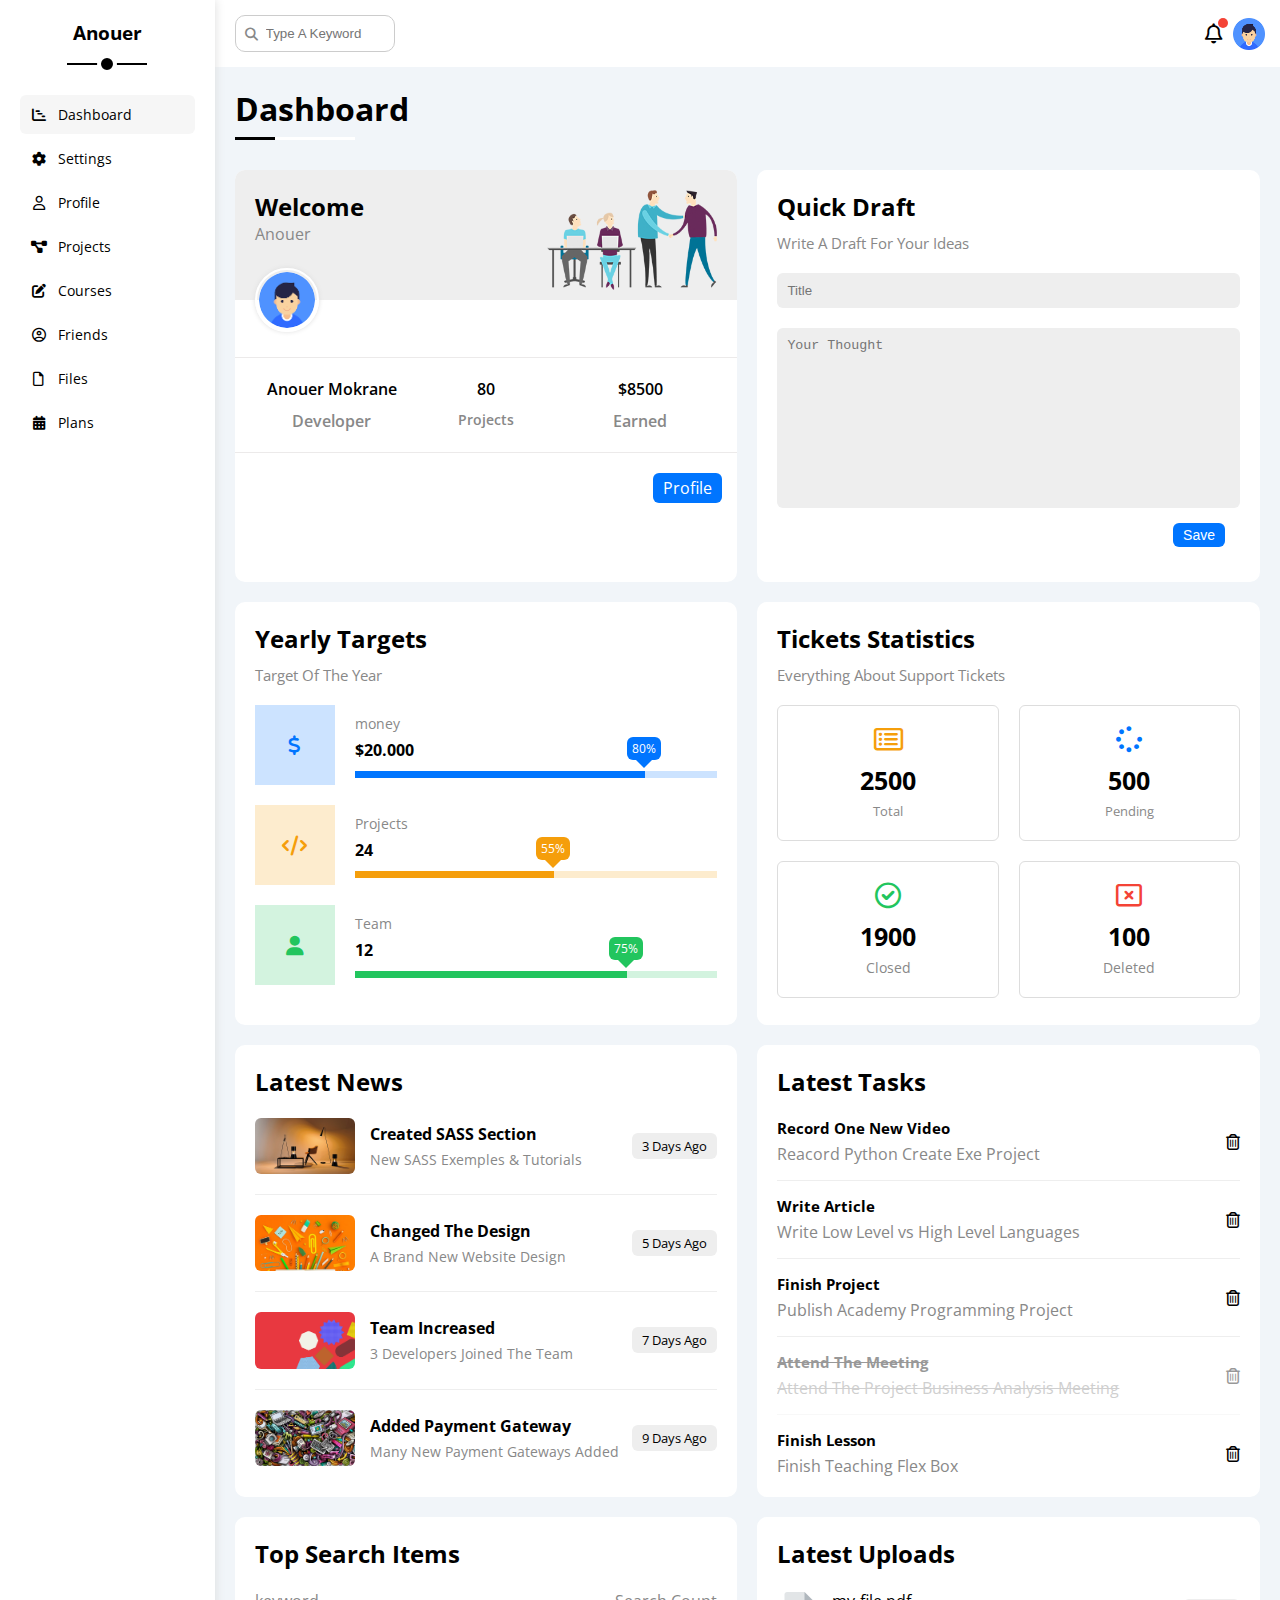
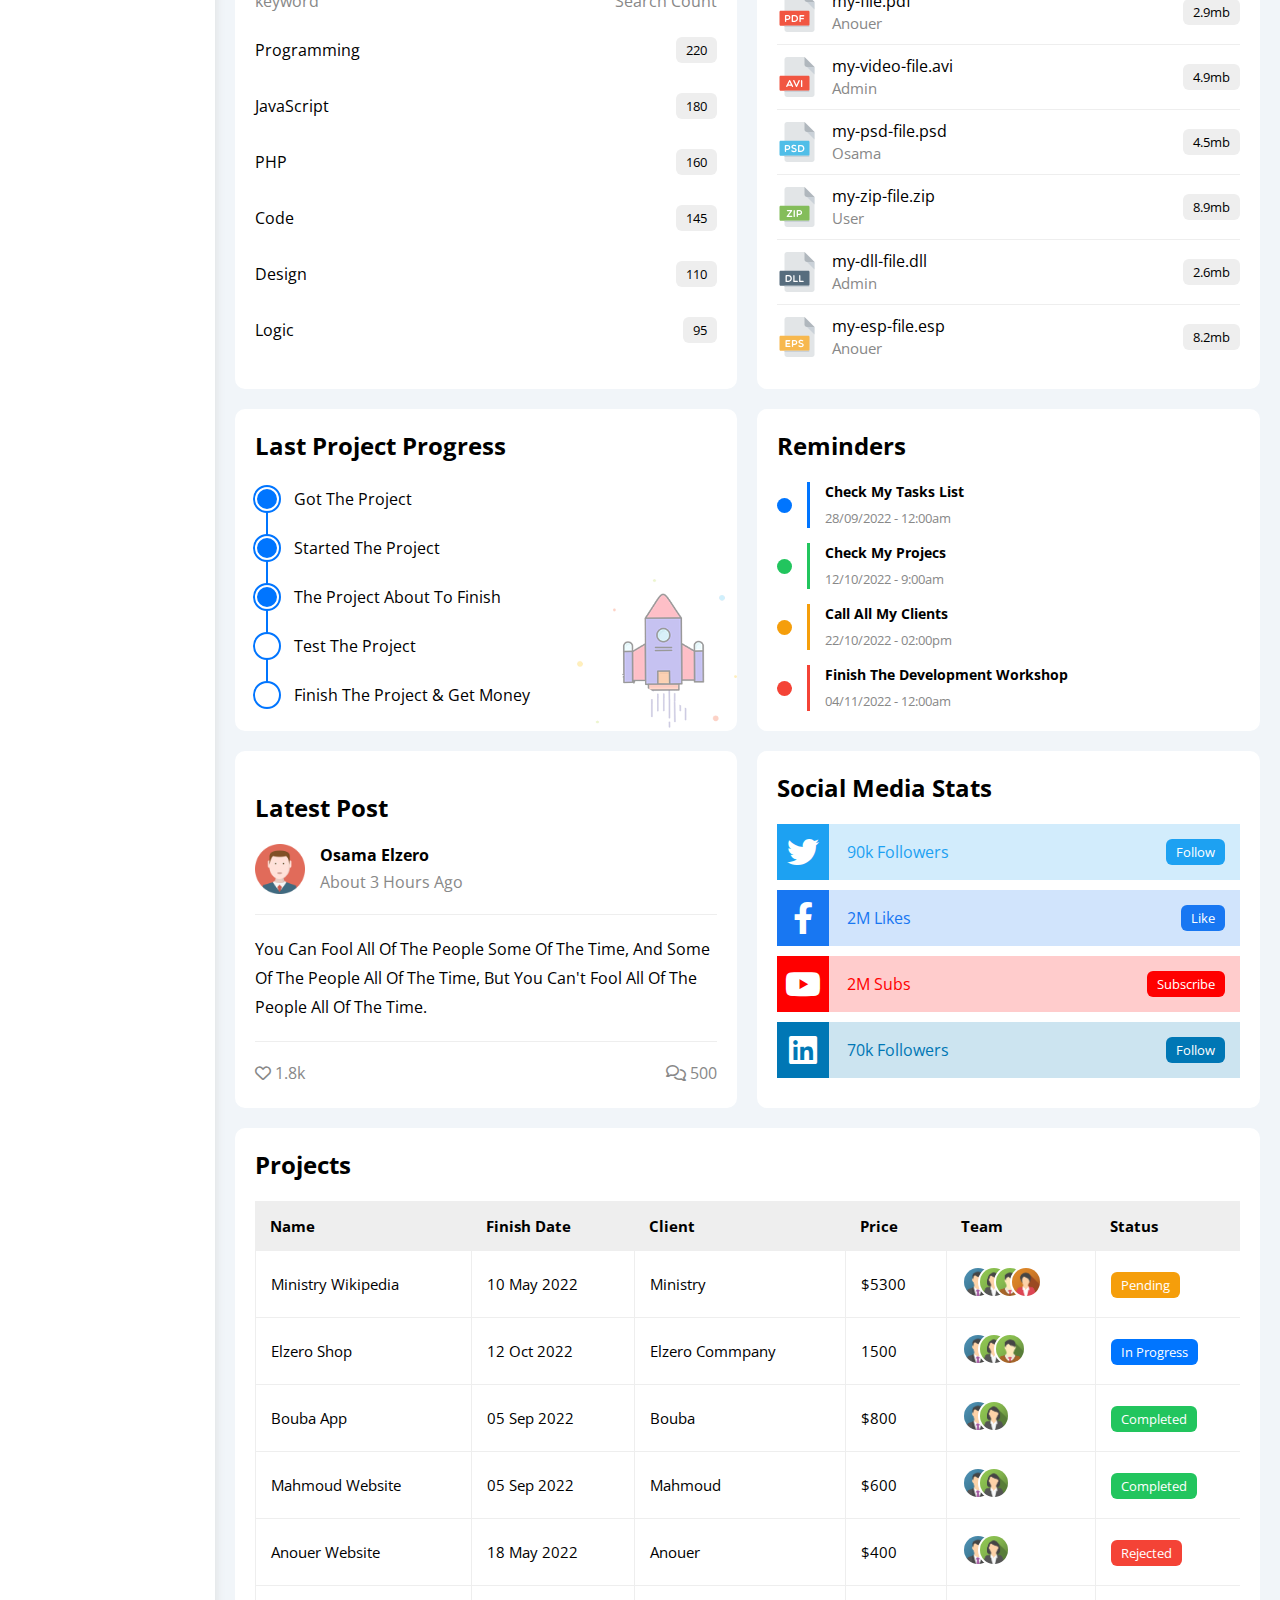
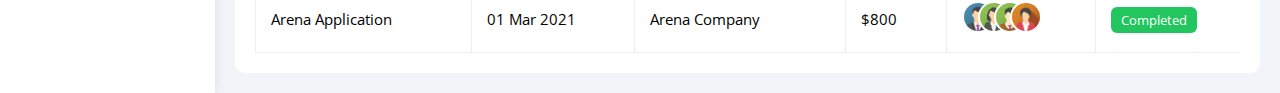
<file: index.html>
<!DOCTYPE html>
<html lang="en">
  <head>
    <meta charset="UTF-8" />
    <meta http-equiv="X-UA-Compatible" content="IE=edge" />
    <meta name="viewport" content="width=device-width, initial-scale=1.0" />
    <title>Dashboard</title>
    <link rel="stylesheet" href="./css/all.min.css" />
    <link rel="stylesheet" href="./css/framework.css" />
    <link rel="stylesheet" href="./css/master.css" />
    <link rel="preconnect" href="https://fonts.googleapis.com">
    <link rel="preconnect" href="https://fonts.gstatic.com" crossorigin>
    <link href="https://fonts.googleapis.com/css2?family=Open+Sans:wght@300;400;500;600;700&display=swap" rel="stylesheet">
  </head>
  <body>
    <div class="page d-flex">
      <div class="sidebar bg-white p-20 p-relative">
        <h3 class="p-relative txt-c mt-0">Anouer</h3>
        <ul>
          <li>
            <a class="active d-flex align-center p-10 c-black fs-14 rad-6 " href="index.html">
              <i class="fa-solid fa-chart-gantt fa-fw"></i> 
              <span>Dashboard</span>
            </a>
          </li>
          <li>
            <a class="d-flex align-center p-10 c-black fs-14 rad-6" href="settings.html">
              <i class="fa-sharp fa-solid fa-gear fa-fw"></i> 
              <span>Settings</span>
            </a>
          </li>
          <li>
            <a class="d-flex align-center p-10 c-black fs-14 rad-6" href="profile.html">
              <i class="fa-regular fa-user fa-fw"></i>
              <span>Profile</span>
            </a>
          </li>
          <li>
            <a class="d-flex align-center p-10 c-black fs-14 rad-6" href="projects.html">
              <i class="fa-solid fa-diagram-project fa-fw"></i> 
              <span>Projects</span>
            </a>
          </li>
          <li>
            <a class="d-flex align-center p-10 c-black fs-14 rad-6" href="courses.html">
              <i class="fa-solid fa-pen-to-square fa-fw"></i>
              <span>Courses</span>
            </a>
          </li>
          <li>
            <a class="d-flex align-center p-10 c-black fs-14 rad-6" href="friends.html">
              <i class="fa-regular fa-circle-user fa-fw"></i></i> 
              <span>Friends</span>
            </a>
          </li>
          <li>
            <a class="d-flex align-center p-10 c-black fs-14 rad-6" href="files.html">
              <i class="fa-regular fa-file fa-fw"></i> 
              <span>Files</span>
            </a>
          </li>
          <li>
            <a class="d-flex align-center p-10 c-black fs-14 rad-6" href="plans.html">
              <i class="fa-solid fa-calendar-days fa-fw"></i> 
              <span>Plans</span>
            </a>
          </li>
        </ul>
      </div>
      <div class="content w-full">
        <!-- Start head -->
        <div class="head w-full bg-white p-15 between-flex">
          <div class="search p-relative ">
            <input class="p-10 rad-10" type="search" placeholder="Type A Keyword">
          </div>
          <div class="icons d-flex align-center">
            <span class=" notification p-relative">
              <i class="fa-regular fa-bell fa-lg"></i>
            </span>
            <img src="./imgs/avatar 01.png" alt="">
          </div>
        </div>
        <!-- End head -->
        <h1 class="p-relative">Dashboard</h1>
        <div class="wrapper d-grid gap-20">
        <!-- Start welcome -->
            <div class="welcome bg-white rad-10 block-mobile txt-c-mobile">
              <div class="intro p-20 d-flex space-between bg-eee">
                <div>
                  <h2 class="m-0">Welcome</h2>
                  <p class="c-grey mt-0">Anouer</p>
                </div>
                <img src="./imgs/welcome.png" alt="" class="hide-mobile">
              </div>
              <img src="./imgs/avatar 01.png" alt="" class="avatar">
              <div class="info p-20 txt-c d-flex  block-mobile mt-20 mb-20">
                <div>Anouer Mokrane<span class="d-block c-grey mt-10 ">Developer</span></div>
                <div>80<span class="d-block c-grey fs-14 mt-10 ">Projects</span></div>
                <div>$8500<span class="d-block c-grey mt-10 ">Earned</span></div>
              </div>
              <a href="profile.html" class="visit d-block  bg-blue c-white w-fit btn-shape" >Profile</a>
            </div>
            <!-- End welcome -->
            <!-- Start Quick draft -->
            <div class="quick-draft bg-white p-20 rad-10">
              <h2 class="mt-0 mb-10">Quick Draft</h2>
              <p class="mt-0 mb-20 c-grey fs-15">Write A Draft For Your Ideas</p>
              <form action="">
                <input class="d-block w-full  bg-eee p-10 mb-20 rad-6 c-grey " type="text" placeholder="Title">
                <textarea class="bg-eee w-full p-10 mb-10 rad-6 c-grey " placeholder="Your Thought"></textarea>
                <input class="save d-block fs-14 bg-blue c-white w-fit btn-shape" type="submit" value="Save">
              </form>
            </div>
            <!-- End Quick draft -->
            <!-- Start targets -->
            <div class="targets bg-white p-20 rad-10">
              <h2 class="mt-0 mb-10">Yearly Targets</h2>
              <p class="mt-0 mb-20 c-grey fs-15">Target Of The Year</p>
              <div class="targets-row blue mb-20 d-flex align-center">
                <div class="icon center-flex ">
                  <i class="fa-solid fa-dollar-sign fa-lg c-blue"></i>
                </div>
                <div class="details">
                    <span class="fs-14 c-grey">money</span>
                    <span class="d-block mt-5 mb-10 fw-bold">$20.000</span>
                  <div class="progress p-relative ">
                    <span class="bg-blue " style="width: 80%">
                      <span>80%</span>
                    </span>
                  </div>
                </div>
              </div>
              <div class="targets-row orange mb-20 d-flex align-center">
                <div class="icon center-flex ">
                  <i class=" fa-solid fa-code fa-lg c-orange"></i>
                </div>
                <div class="details">
                    <span class="fs-14 c-grey">Projects</span>
                    <span class="d-block mt-5 mb-10 fw-bold">24</span>
                  <div class="progress p-relative ">
                    <span class="bg-orange " style="width: 55%">
                      <span>55%</span>
                    </span>
                  </div>
                </div>
              </div>
              <div class="targets-row green mb-20 d-flex align-center">
                <div class="icon center-flex ">
                  <i class="fa-solid fa-user fa-lg c-green"></i>
                </div>
                <div class="details">
                    <span class="fs-14 c-grey">Team</span>
                    <span class="d-block mt-5 mb-10 fw-bold">12</span>
                  <div class="progress p-relative ">
                    <span class="bg-green " style="width: 75%">
                      <span>75%</span>
                    </span>
                  </div>
                </div>
              </div>
            </div>
            <!-- End targets -->
            <!-- strat tickets -->
            <div class="tickets bg-white p-20 rad-10">
              <h2 class="mt-0 mb-10">Tickets Statistics</h2>
              <p class="mt-0 mb-20 c-grey fs-15">Everything About Support Tickets</p>
                <div class="d-flex txt-c gap-20 f-wrap center-flex">
                  <div class="box p-20 rad-6 fs-13 c-grey">
                    <i class="fa-regular fa-rectangle-list fa-2x c-orange"></i>
                    <span class="d-block fw-bold mt-10 mb-5 c-black fs-25">2500</span>
                    Total
                  </div>
                  <div class="box p-20 rad-6 c-grey fs-13">
                    <i class="fa-solid fa-spinner fa-2x c-blue"></i>
                    <span class="d-block fw-bold mt-10 mb-5 c-black fs-25">500</span>
                    Pending
                  </div>
                  <div class="box p-20 rad-6 c-grey fs-13">
                    <i class="fa-regular fa-circle-check fa-2x c-green"></i>
                    <span class=" num d-block fw-bold mt-10 mb-5 c-black fs-25">1900</span>
                    <span class="c-grey fs-14">Closed</span>
                  </div>
                  <div class="box p-20 rad-6 c-grey fs-13">
                    <i class="fa-regular fa-rectangle-xmark fa-2x c-red"></i>
                    <span class="d-block fw-bold mt-10 mb-5 c-black fs-25">100</span>
                    <span class="c-grey fs-14">Deleted</span>
                  </div>
                </div>
            </div>
            <!-- End tickets  -->
            <!-- Start news -->
            <div class="news bg-white p-20 rad-10">
              <h2 class="mt-0 mb-20">Latest News</h2>
              <div class="news-row d-flex align-center ">
                <img src="./imgs/news-01.png" alt="" class="rad-6">
                <div class="info">
                  <h3 class="mt-0 mb-5 fs-16">Created SASS Section</h3>
                  <p class="m-0 fs-14 c-grey">New SASS Exemples & Tutorials</p>
                </div>
                <div class="label btn-shape bg-eee fs-13">3 Days Ago</div>
              </div>
              <div class="news-row d-flex align-center ">
                <img src="./imgs/news-02.png" alt="" class="rad-6">
                <div class="info">
                  <h3 class="mt-0 mb-5 fs-16">Changed The Design</h3>
                  <p class="m-0 fs-14 c-grey">A Brand New Website Design</p>
                </div>
                <div class="label btn-shape bg-eee fs-13">5 Days Ago</div>
              </div>
              <div class="news-row d-flex align-center ">
                <img src="./imgs/news-03.png" alt="" class="rad-6">
                <div class="info">
                  <h3 class="mt-0 mb-5 fs-16">Team Increased</h3>
                  <p class="m-0 fs-14 c-grey">3 Developers Joined The Team</p>
                </div>
                <div class="label btn-shape bg-eee fs-13">7 Days Ago</div>
              </div>
              <div class="news-row d-flex align-center">
                <img src="./imgs/news-04.png" alt="" class="rad-6">
                <div class="info">
                  <h3 class="mt-0 mb-5 fs-16">Added Payment Gateway</h3>
                  <p class="m-0 fs-14 c-grey">Many New Payment Gateways Added</p>
                </div>
                <div class="label btn-shape bg-eee fs-13">9 Days Ago</div>
              </div>
            </div>
            <!-- End news -->
            <!-- Start Tasks -->
            <div class="tasks bg-white p-20 rad-10">
              <h2 class="mt-0 mb-20">Latest Tasks</h2>
              <div class="tasks-row between-flex">
                <div class="info">
                  <h3 class="mt-0 mb-5 fs-15 ">Record One New Video</h3>
                  <p class="m-0 c-grey ">Reacord Python Create Exe Project</p>
                </div>
                <i class="fa-regular fa-trash-can delete"></i>
              </div>
              <div class="tasks-row between-flex">
                <div class="info">
                  <h3 class="mt-0 mb-5 fs-15 ">Write Article </h3>
                  <p class="m-0 c-grey ">Write Low Level vs High Level Languages</p>
                </div>
                <i class="fa-regular fa-trash-can delete"></i>
              </div>
              <div class="tasks-row between-flex">
                <div class="info">
                  <h3 class="mt-0 mb-5 fs-15">Finish Project</h3>
                  <p class="m-0 c-grey">Publish Academy Programming Project</p>
                </div>
                <i class="fa-regular fa-trash-can delete"></i>
              </div>
              <div class="tasks-row between-flex done ">
                <div class="info">
                  <h3 class="mt-0 mb-5 fs-15 ">Attend The Meeting</h3>
                  <p class="m-0 c-grey ">Attend The Project Business Analysis Meeting</p>
                </div>
                <i class="fa-regular fa-trash-can delete"></i>
              </div>
              <div class="tasks-row between-flex">
                <div class="info">
                  <h3 class="mt-0 mb-5 fs-15 ">Finish Lesson</h3>
                  <p class="m-0 c-grey ">Finish Teaching Flex Box</p>
                </div>
                <i class="fa-regular fa-trash-can delete"></i>
              </div>
            </div>
            <!-- End Tasks -->
            <!-- Start Top Search -->
            <div class="search-items bg-white p-20 rad-10">
              <h2 class="mt-0 mb-20">Top Search Items</h2>
              <div class="items-head d-flex space-between c-grey mb-10">
                <div>keyword</div>
                <div>Search Count</div>
              </div>
              <div class="items between-flex pt-15 pb-15">
                <span >Programming</span>
                <span class="btn-shape bg-eee fs-13">220</span>
              </div>
              <div class="items between-flex pt-15 pb-15">
                <span >JavaScript</span>
                <span class="btn-shape bg-eee fs-13">180</span>
              </div>
              <div class="items between-flex pt-15 pb-15">
                <span >PHP</span>
                <span class="btn-shape bg-eee fs-13">160</span>
              </div>
              <div class="items between-flex pt-15 pb-15">
                <span >Code</span>
                <span class="btn-shape bg-eee fs-13">145</span>
              </div>
              <div class="items between-flex pt-15 pb-15">
                <span >Design</span>
                <span class="btn-shape bg-eee fs-13">110</span>
              </div>
              <div class="items between-flex pt-15 pb-15">
                <span >Logic</span>
                <span class="btn-shape bg-eee fs-13">95</span>
              </div>
            </div>
            <!-- End Top Search -->
            <!-- Start Latst Uploads -->
            <div class="uploads bg-white p-20 rad-10">
              <h2 class="mt-0 mb-20">Latest Uploads</h2>
              <ul class="m-0">
                <li class="between-flex  pb-10">
                <div class="d-flex align-center">
                  <img src="./imgs/pdf.svg" alt="" class="mr-15">
                  <div>
                    <span class="d-block">my-file.pdf</span>
                    <span class="c-grey fs-15">Anouer</span>
                  </div>
                </div>
                <div class="fs-13 bg-eee btn-shape">2.9mb</div>
                </li>
                <li class="between-flex pt-10 pb-10">
                  <div class="d-flex align-center">
                    <img src="./imgs/avi.svg" alt="" class="mr-15">
                    <div>
                      <span class="d-block">my-video-file.avi</span>
                      <span class="c-grey fs-15">Admin</span>
                    </div>
                  </div>
                  <div class="fs-13 bg-eee btn-shape">4.9mb</div>
                </li>
                <li class="between-flex pt-10 pb-10">
                    <div class="d-flex align-center">
                      <img src="./imgs/psd.svg" alt="" class="mr-15">
                      <div>
                        <span class="d-block">my-psd-file.psd</span>
                        <span class="c-grey fs-15">Osama</span>
                      </div>
                    </div>
                    <div class="fs-13 bg-eee btn-shape">4.5mb</div>
                </li>
                <li class="between-flex pt-10 pb-10">
                      <div class="d-flex align-center">
                        <img src="./imgs/zip.svg" alt="" class="mr-15">
                        <div>
                          <span class="d-block">my-zip-file.zip</span>
                          <span class="c-grey fs-15">User</span>
                        </div>
                      </div>
                      <div class="fs-13 bg-eee btn-shape">8.9mb</div>
                </li>
                <li class="between-flex pt-10 pb-10">
                        <div class="d-flex align-center">
                          <img src="./imgs/dll.svg" alt="" class="mr-15">
                          <div>
                            <span class="d-block">my-dll-file.dll</span>
                            <span class="c-grey fs-15">Admin</span>
                          </div>
                        </div>
                        <div class="fs-13 bg-eee btn-shape">2.6mb</div>
                </li>
                <li class="between-flex pt-10 pb-10">
                          <div class="d-flex align-center">
                            <img src="./imgs/eps.svg" alt="" class="mr-15">
                            <div>
                              <span class="d-block">my-esp-file.esp</span>
                              <span class="c-grey fs-15">Anouer</span>
                            </div>
                          </div>
                          <div class="fs-13 bg-eee btn-shape">8.2mb</div>
                </li>
              </ul>
            </div>
            <!-- End Latst Uploads -->
            <!-- Start Last project -->
            <div class="last-project bg-white p-20 rad-10 p-relative">
              <h2 class="mt-0 mb-20">Last Project Progress</h2>
              <ul class="m-0 p-relative">
                <li class="mt-25 d-flex align-center done">Got The Project</li>
                <li class="mt-25 d-flex align-center done">Started The Project</li>
                <li class="mt-25 d-flex align-center done">The Project About To Finish</li>
                <li class="mt-25 d-flex align-center corent">Test The Project</li>
                <li class="mt-25 d-flex align-center">Finish The Project & Get Money</li>
              </ul>
              <img src="./imgs/project.png" alt="" class="launch-icon hide-mobile">
            </div>
            <!-- End Last project -->
            <!-- Start Reminders -->
            <div class="reminders bg-white p-20 rad-10">
              <h2 class="mt-0 mb-20">Reminders</h2>
              <ul class="m-0">
                <li class="d-flex align-center mt-15">
                  <span class="key bg-blue mr-15 d-block rad-50"></span>
                  <div class="pl-15 blue">
                    <p class="fs-14 fw-bold mt-0 mb-5 "> Check My Tasks List</p>
                    <span class="c-grey fs-13"> 28/09/2022 - 12:00am</span>
                  </div>
                </li>
                <li class="d-flex align-center mt-15">
                  <span class="key bg-green mr-15 d-block rad-50"></span>
                  <div class="pl-15 green">
                    <p class="fs-14 fw-bold mt-0 mb-5 "> Check My Projecs</p>
                    <span class="c-grey fs-13"> 12/10/2022 - 9:00am</span>
                  </div>
                </li>
                <li class="d-flex align-center mt-15">
                  <span class="key bg-orange mr-15 d-block rad-50"></span>
                  <div class="pl-15 orange">
                    <p class="fs-14 fw-bold mt-0 mb-5 ">Call All My Clients</p>
                    <span class="c-grey fs-13"> 22/10/2022 - 02:00pm</span>
                  </div>
                </li>
                <li class="d-flex align-center mt-15">
                  <span class="key bg-red mr-15 d-block rad-50"></span>
                  <div class="pl-15 red">
                    <p class="fs-14 fw-bold mt-0 mb-5 ">Finish The Development Workshop</p>
                    <span class="c-grey fs-13"> 04/11/2022 - 12:00am</span>
                  </div>
                </li>
              </ul>
            </div>
            <!-- End Reminders -->
            <!-- Start latest post  -->
            <div class="latest-post bg-white p-20 rad-10">
              <h2 class="mt0 mb-20">Latest Post</h2>
              
                <div class="top d-flex align-center ">
                <img src="./imgs/avatar.png" alt="" class="avatar mr-15">
                <div class="info">
                  <span class="d-block fw-bold mb-5">Osama Elzero</span>
                  <span class="c-grey">About 3 Hours Ago</span>
                </div>
              </div>
                <div class="post-content txt-c-mobile mt-20 mb-20 pt-20 pb-20">
                    You Can Fool All Of The People Some Of The Time,
                    And Some Of The People All Of The Time, 
                    But You Can't Fool All Of The People All Of The Time.
                </div>
                <div class="post-stats between-flex c-grey">
                  <div>
                    <i class="fa-regular fa-heart"></i>
                    <span>1.8k</span>
                  </div>
                  <div>
                    <i class="fa-regular fa-comments"></i>
                    <span>500</span>
                  </div>
                </div>
            </div>
            <!-- End latest post  -->
            <!-- Start social-media -->
            <div class="social-media bg-white p-20 rad-10">
              <h2 class="mt-0 mb-20">Social Media Stats</h2>
              <div class="box twitter p-15 p-relative mb-10 between-flex">
                  <i class="fa-brands fa-twitter fa-2x  c-white h-full center-flex"></i>
                <span class="followers">90k Followers</span>
                <a class="fs-13 c-white btn-shape" href="#">Follow</a>
              </div>
              <div class="box facebook p-15 p-relative mb-10 between-flex">
                <i class="fa-brands fa-facebook-f fa-2x  c-white h-full center-flex"></i>
                <span class="followers">2M Likes</span>
                <a class="fs-13 c-white btn-shape" href="#">Like</a>
              </div>
              <div class="box youtube p-15 p-relative mb-10 between-flex">
                <i class="fa-brands fa-youtube fa-2x  c-white h-full center-flex"></i>
                <span class="followers">2M Subs</span>
                <a class="fs-13 c-white btn-shape" href="#">Subscribe</a>
              </div>
              <div class="box linkedin p-15 p-relative mb-10 between-flex">
                <i class="fa-brands fa-linkedin fa-2x  c-white h-full center-flex"></i>
                <span class="followers">70k Followers</span>
                <a class="fs-13 c-white btn-shape" href="#">Follow</a>
              </div>
            </div>
            <!-- End social-media -->
        </div>
        <!-- Start Projects -->
        <div class="projects bg-white p-20 m-20 rad-10">
          <h2 class="mt-0 mb-20">Projects</h2>
          <div class="responsive-table">
            <table class="fs-15 w-full">
              <thead>
                <tr>
                  <td>Name</td>
                  <td>Finish Date</td>
                  <td>Client</td>
                  <td>Price</td>
                  <td>Team</td>
                  <td>Status</td>
                </tr>
              </thead>
              <tbody>
                <tr>
                  <td>Ministry Wikipedia</td>
                  <td>10 May 2022</td>
                  <td>Ministry</td>
                  <td>$5300</td>
                  <td>
                    <img src="./imgs/team-01.png" alt="">
                    <img src="./imgs/team-02.png" alt="">
                    <img src="./imgs/team-03.png" alt="">
                    <img src="./imgs/team-04.png" alt="">
                  </td>
                  <td >
                    <span class="label bg-orange c-white btn-shape">Pending</span>
                  </td>
                </tr>
                <tr>
                  <td>Elzero Shop</td>
                  <td>12 Oct 2022</td>
                  <td>Elzero Commpany</td>
                  <td>1500</td>
                  <td>
                    <img src="./imgs/team-01.png" alt="">
                    <img src="./imgs/team-02.png" alt="">
                    <img src="./imgs/team-03.png" alt="">
                  </td>
                  <td >
                    <span class="label bg-blue c-white btn-shape">In Progress</span>
                  </td>
                </tr>
                <tr>
                  <td>Bouba App</td>
                  <td>05 Sep 2022</td>
                  <td>Bouba</td>
                  <td>$800</td>
                  <td>
                    <img src="./imgs/team-01.png" alt="">
                    <img src="./imgs/team-02.png" alt="">
                  </td>
                  <td >
                    <span class="label bg-green c-white btn-shape">Completed</span>
                  </td>
                </tr>
                <tr>
                  <td>Mahmoud Website</td>
                  <td>05 Sep 2022</td>
                  <td>Mahmoud</td>
                  <td>$600</td>
                  <td>
                    <img src="./imgs/team-01.png" alt="">
                    <img src="./imgs/team-02.png" alt="">
                  </td>
                  <td >
                    <span class="label bg-green c-white btn-shape">Completed</span>
                  </td>
                </tr>
                <tr>
                  <td>Anouer Website</td>
                  <td>18 May 2022</td>
                  <td>Anouer</td>
                  <td>$400</td>
                  <td>
                    <img src="./imgs/team-01.png" alt="">
                    <img src="./imgs/team-02.png" alt="">
                  </td>
                  <td >
                    <span class="label bg-red c-white btn-shape">Rejected</span>
                  </td>
                </tr>
                <tr>
                  <td>Arena Application</td>
                  <td>01 Mar 2021</td>
                  <td>Arena Company</td>
                  <td>$800</td>
                  <td>
                    <img src="./imgs/team-01.png" alt="">
                    <img src="./imgs/team-02.png" alt="">
                    <img src="./imgs/team-03.png" alt="">
                    <img src="./imgs/team-04.png" alt="">
                  </td>
                  <td >
                    <span class="label bg-green c-white btn-shape">Completed</span>
                  </td>
                </tr>
              </tbody>
            </table>
          </div>
        </div>
        <!-- End Projects -->
      </div>
    </div>
  </body>
</html>
</file>
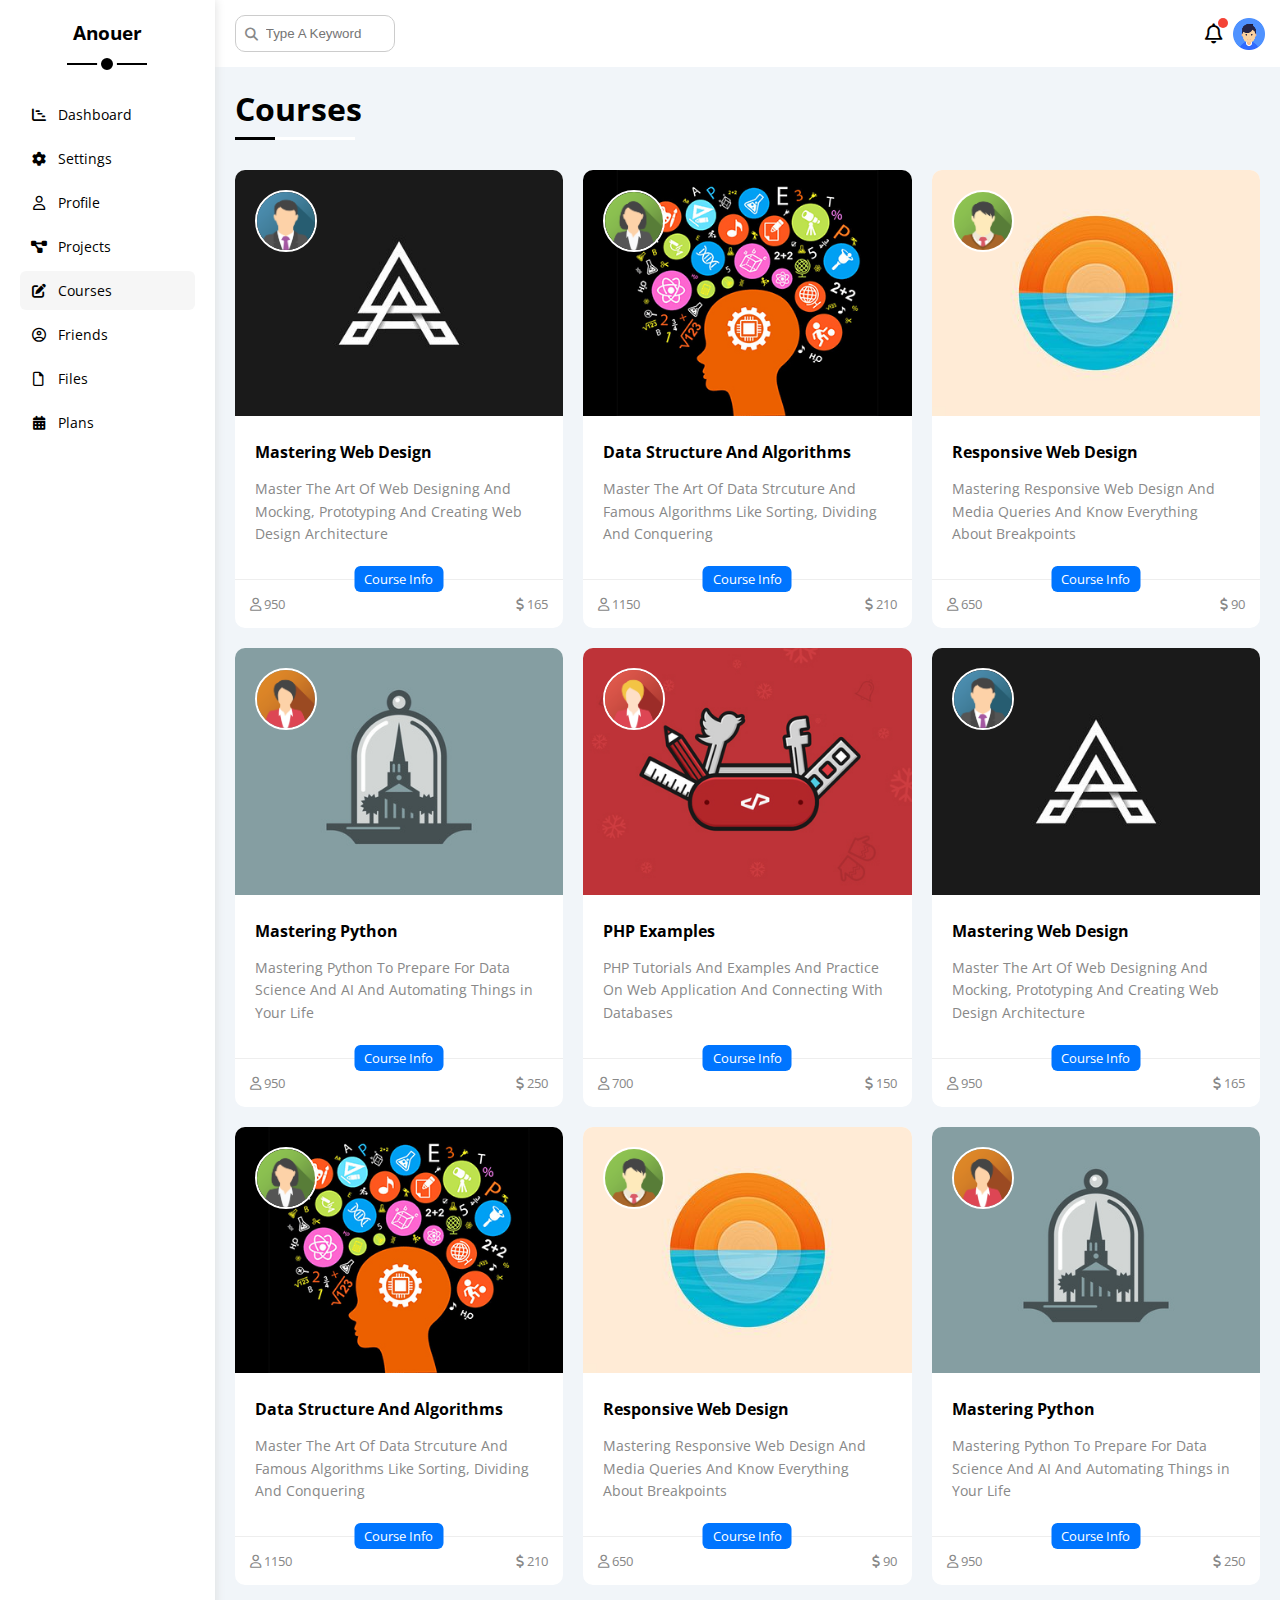
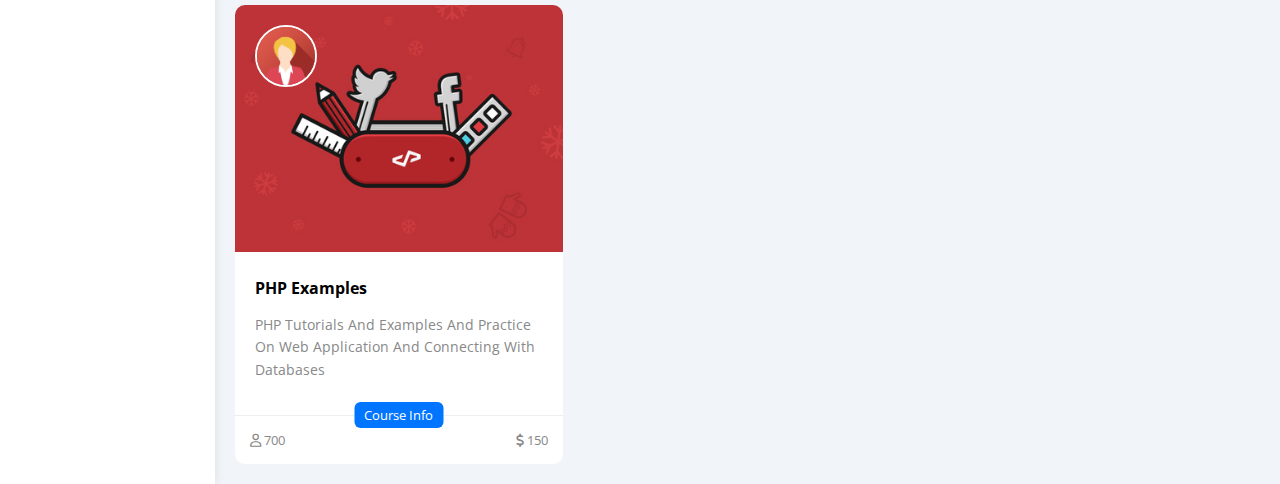
<file: courses.html>
<!DOCTYPE html>
<html lang="en">
  <head>
    <meta charset="UTF-8" />
    <meta http-equiv="X-UA-Compatible" content="IE=edge" />
    <meta name="viewport" content="width=device-width, initial-scale=1.0" />
    <title>Profile</title>
    <link rel="stylesheet" href="./css/all.min.css" />
    <link rel="stylesheet" href="./css/framework.css" />
    <link rel="stylesheet" href="./css/master.css" />
    <link rel="preconnect" href="https://fonts.googleapis.com">
    <link rel="preconnect" href="https://fonts.gstatic.com" crossorigin>
    <link href="https://fonts.googleapis.com/css2?family=Open+Sans:wght@300;400;500;600;700&display=swap" rel="stylesheet">
  </head>
  <body>
    <div class="page d-flex">
      <div class="sidebar bg-white p-20 p-relative">
        <h3 class="p-relative txt-c mt-0">Anouer</h3>
        <ul>
          <li>
            <a class="d-flex align-center p-10 c-black fs-14 rad-6 " href="index.html">
              <i class="fa-solid fa-chart-gantt fa-fw"></i> 
              <span>Dashboard</span>
            </a>
          </li>
          <li>
            <a class=" d-flex align-center p-10 c-black fs-14 rad-6" href="settings.html">
              <i class="fa-sharp fa-solid fa-gear fa-fw"></i> 
              <span>Settings</span>
            </a>
          </li>
          <li>
            <a class="d-flex align-center p-10 c-black fs-14 rad-6" href="profile.html">
              <i class="fa-regular fa-user fa-fw"></i>
              <span>Profile</span>
            </a>
          </li>
          <li>
            <a class="d-flex align-center p-10 c-black fs-14 rad-6" href="projects.html">
              <i class="fa-solid fa-diagram-project fa-fw"></i> 
              <span>Projects</span>
            </a>
          </li>
          <li>
            <a class="active d-flex align-center p-10 c-black fs-14 rad-6" href="courses.html">
              <i class="fa-solid fa-pen-to-square fa-fw"></i>
              <span>Courses</span>
            </a>
          </li>
          <li>
            <a class="d-flex align-center p-10 c-black fs-14 rad-6" href="friends.html">
              <i class="fa-regular fa-circle-user fa-fw"></i></i> 
              <span>Friends</span>
            </a>
          </li>
          <li>
            <a class="d-flex align-center p-10 c-black fs-14 rad-6" href="files.html">
              <i class="fa-regular fa-file fa-fw"></i> 
              <span>Files</span>
            </a>
          </li>
          <li>
            <a class="d-flex align-center p-10 c-black fs-14 rad-6" href="plans.html">
              <i class="fa-solid fa-calendar-days fa-fw"></i> 
              <span>Plans</span>
            </a>
          </li>
        </ul>
      </div>
      <div class="content w-full">
        <!-- Start head -->
        <div class="head w-full bg-white p-15 between-flex">
          <div class="search p-relative ">
            <input class="p-10 rad-10" type="search" placeholder="Type A Keyword">
          </div>
          <div class="icons d-flex align-center">
            <span class=" notification p-relative">
              <i class="fa-regular fa-bell fa-lg"></i>
            </span>
            <img src="./imgs/avatar 01.png" alt="">
          </div>
        </div>
        <!-- End head -->
        <h1 class="p-relative">Courses</h1>
        <div class="courses-page d-grid m-20 gap-20">
          <div class="course-box bg-white  rad-10 p-relative">
            <img src="./imgs/course-01.jpg" alt="" class="cover">
            <img class="team" src="./imgs/team-01.png" alt="">
            <div class="text p-20">
              <h4 class="m-0">Mastering Web Design</h4>
              <p class="mt-15 c-grey fs-14">
                Master The Art Of Web Designing And Mocking, Prototyping And Creating Web Design Architecture
              </p>
            </div>
            <div class="info between-flex p-15 p-relative">
              <span class="bg-blue c-white btn-shape fs-13">Course Info</span>
              <div class="fs-13 c-grey">
                <i class="fa-regular fa-user"></i>
                <span>950</span>
              </div>
              <div class="fs-13 c-grey">
                <i class="fa-solid fa-dollar-sign"></i>
                <span>165</span>
              </div>
            </div>
          </div>
          <div class="course-box bg-white  rad-10 p-relative">
            <img src="./imgs/course-02.jpg" alt="" class="cover">
            <img class="team" src="./imgs/team-02.png" alt="">
            <div class="text p-20">
              <h4 class="m-0">Data Structure And Algorithms</h4>
              <p class="mt-15 c-grey fs-14">
                Master The Art Of Data Strcuture And Famous Algorithms Like Sorting, Dividing And Conquering
              </p>
            </div>
            <div class="info between-flex p-15 p-relative">
              <span class="bg-blue c-white btn-shape fs-13">Course Info</span>
              <div class="fs-13 c-grey">
                <i class="fa-regular fa-user"></i>
                <span>1150</span>
              </div>
              <div class="fs-13 c-grey">
                <i class="fa-solid fa-dollar-sign"></i>
                <span>210</span>
              </div>
            </div>
          </div>
          <div class="course-box bg-white  rad-10 p-relative">
            <img src="./imgs/course-03.jpg" alt="" class="cover">
            <img class="team" src="./imgs/team-03.png" alt="">
            <div class="text p-20">
              <h4 class="m-0">Responsive Web Design</h4>
              <p class="mt-15 c-grey fs-14">
                Mastering Responsive Web Design And Media Queries And Know Everything About Breakpoints
              </p>
            </div>
            <div class="info between-flex p-15 p-relative">
              <span class="bg-blue c-white btn-shape fs-13">Course Info</span>
              <div class="fs-13 c-grey">
                <i class="fa-regular fa-user"></i>
                <span>650</span>
              </div>
              <div class="fs-13 c-grey">
                <i class="fa-solid fa-dollar-sign"></i>
                <span>90</span>
              </div>
            </div>
          </div>
          <div class="course-box bg-white  rad-10 p-relative">
            <img src="./imgs/course-04.jpg" alt="" class="cover">
            <img class="team" src="./imgs/team-04.png" alt="">
            <div class="text p-20">
              <h4 class="m-0">Mastering Python</h4>
              <p class="mt-15 c-grey fs-14">
                Mastering Python To Prepare For Data Science And AI And Automating Things in Your Life
              </p>
            </div>
            <div class="info between-flex p-15 p-relative">
              <span class="bg-blue c-white btn-shape fs-13">Course Info</span>
              <div class="fs-13 c-grey">
                <i class="fa-regular fa-user"></i>
                <span>950</span>
              </div>
              <div class="fs-13 c-grey">
                <i class="fa-solid fa-dollar-sign"></i>
                <span>250</span>
              </div>
            </div>
          </div>
          <div class="course-box bg-white  rad-10 p-relative">
            <img src="./imgs/course-05.jpg" alt="" class="cover">
            <img class="team" src="./imgs/team-05.png" alt="">
            <div class="text p-20">
              <h4 class="m-0">PHP Examples</h4>
              <p class="mt-15 c-grey fs-14">
                PHP Tutorials And Examples And Practice On Web Application And Connecting With Databases            
              </p>
            </div>
            <div class="info between-flex p-15 p-relative">
              <span class="bg-blue c-white btn-shape fs-13">Course Info</span>
              <div class="fs-13 c-grey">
                <i class="fa-regular fa-user"></i>
                <span>700</span>
              </div>
              <div class="fs-13 c-grey">
                <i class="fa-solid fa-dollar-sign"></i>
                <span>150</span>
              </div>
            </div>
          </div>
          <div class="course-box bg-white  rad-10 p-relative">
            <img src="./imgs/course-01.jpg" alt="" class="cover">
            <img class="team" src="./imgs/team-01.png" alt="">
            <div class="text p-20">
              <h4 class="m-0">Mastering Web Design</h4>
              <p class="mt-15 c-grey fs-14">
                Master The Art Of Web Designing And Mocking, Prototyping And Creating Web Design Architecture
              </p>
            </div>
            <div class="info between-flex p-15 p-relative">
              <span class="bg-blue c-white btn-shape fs-13">Course Info</span>
              <div class="fs-13 c-grey">
                <i class="fa-regular fa-user"></i>
                <span>950</span>
              </div>
              <div class="fs-13 c-grey">
                <i class="fa-solid fa-dollar-sign"></i>
                <span>165</span>
              </div>
            </div>
          </div>
          <div class="course-box bg-white  rad-10 p-relative">
            <img src="./imgs/course-02.jpg" alt="" class="cover">
            <img class="team" src="./imgs/team-02.png" alt="">
            <div class="text p-20">
              <h4 class="m-0">Data Structure And Algorithms</h4>
              <p class="mt-15 c-grey fs-14">
                Master The Art Of Data Strcuture And Famous Algorithms Like Sorting, Dividing And Conquering
              </p>
            </div>
            <div class="info between-flex p-15 p-relative">
              <span class="bg-blue c-white btn-shape fs-13">Course Info</span>
              <div class="fs-13 c-grey">
                <i class="fa-regular fa-user"></i>
                <span>1150</span>
              </div>
              <div class="fs-13 c-grey">
                <i class="fa-solid fa-dollar-sign"></i>
                <span>210</span>
              </div>
            </div>
          </div>
          <div class="course-box bg-white  rad-10 p-relative">
            <img src="./imgs/course-03.jpg" alt="" class="cover">
            <img class="team" src="./imgs/team-03.png" alt="">
            <div class="text p-20">
              <h4 class="m-0">Responsive Web Design</h4>
              <p class="mt-15 c-grey fs-14">
                Mastering Responsive Web Design And Media Queries And Know Everything About Breakpoints
              </p>
            </div>
            <div class="info between-flex p-15 p-relative">
              <span class="bg-blue c-white btn-shape fs-13">Course Info</span>
              <div class="fs-13 c-grey">
                <i class="fa-regular fa-user"></i>
                <span>650</span>
              </div>
              <div class="fs-13 c-grey">
                <i class="fa-solid fa-dollar-sign"></i>
                <span>90</span>
              </div>
            </div>
          </div>
          <div class="course-box bg-white  rad-10 p-relative">
            <img src="./imgs/course-04.jpg" alt="" class="cover">
            <img class="team" src="./imgs/team-04.png" alt="">
            <div class="text p-20">
              <h4 class="m-0">Mastering Python</h4>
              <p class="mt-15 c-grey fs-14">
                Mastering Python To Prepare For Data Science And AI And Automating Things in Your Life
              </p>
            </div>
            <div class="info between-flex p-15 p-relative">
              <span class="bg-blue c-white btn-shape fs-13">Course Info</span>
              <div class="fs-13 c-grey">
                <i class="fa-regular fa-user"></i>
                <span>950</span>
              </div>
              <div class="fs-13 c-grey">
                <i class="fa-solid fa-dollar-sign"></i>
                <span>250</span>
              </div>
            </div>
          </div>
          <div class="course-box bg-white  rad-10 p-relative">
            <img src="./imgs/course-05.jpg" alt="" class="cover">
            <img class="team" src="./imgs/team-05.png" alt="">
            <div class="text p-20">
              <h4 class="m-0">PHP Examples</h4>
              <p class="mt-15 c-grey fs-14">
                PHP Tutorials And Examples And Practice On Web Application And Connecting With Databases            
              </p>
            </div>
            <div class="info between-flex p-15 p-relative">
              <span class="bg-blue c-white btn-shape fs-13">Course Info</span>
              <div class="fs-13 c-grey">
                <i class="fa-regular fa-user"></i>
                <span>700</span>
              </div>
              <div class="fs-13 c-grey">
                <i class="fa-solid fa-dollar-sign"></i>
                <span>150</span>
              </div>
            </div>
          </div>
        </div>
    </div>
  </body>
</html>
</file>
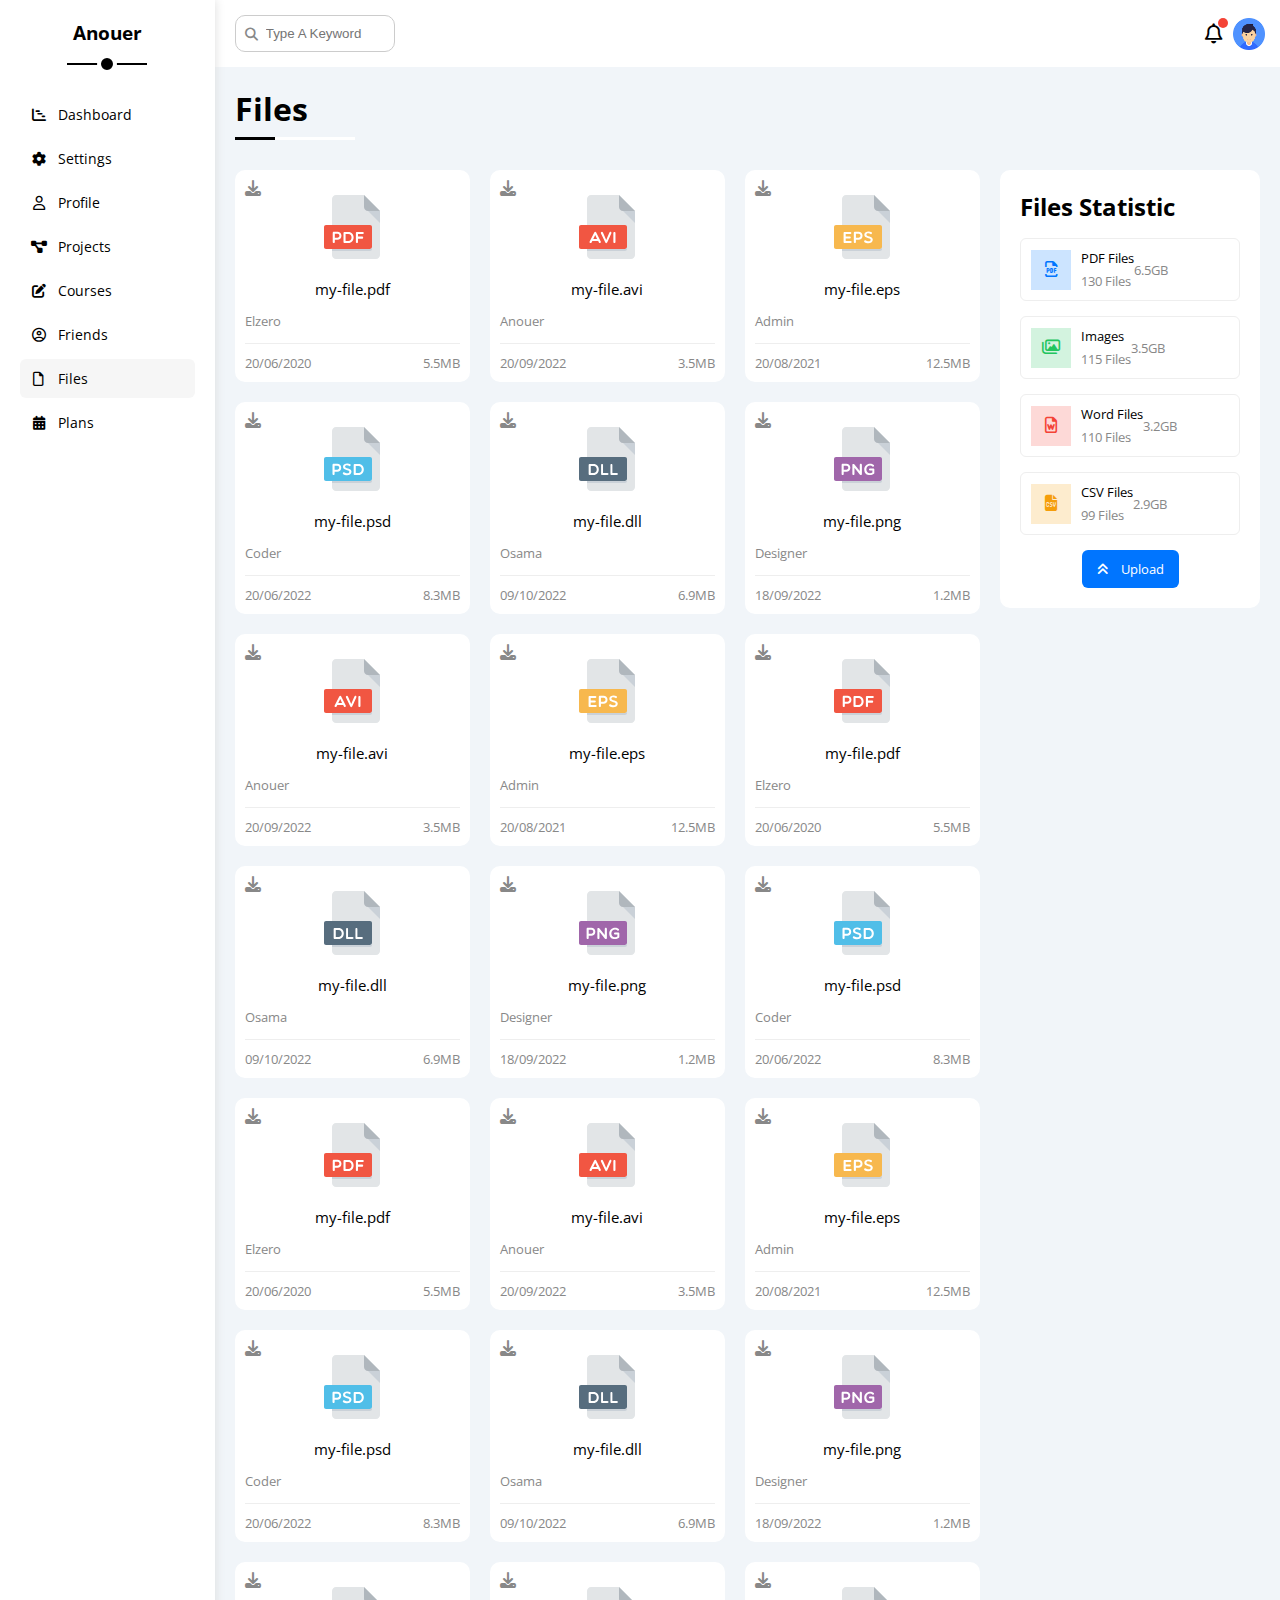
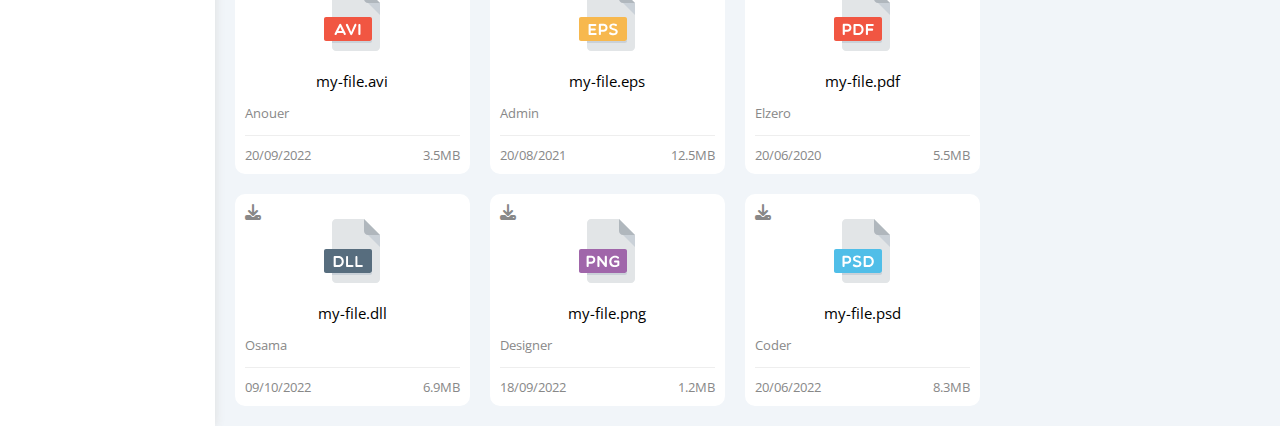
<file: files.html>
<!DOCTYPE html>
<html lang="en">
  <head>
    <meta charset="UTF-8" />
    <meta http-equiv="X-UA-Compatible" content="IE=edge" />
    <meta name="viewport" content="width=device-width, initial-scale=1.0" />
    <title>Profile</title>
    <link rel="stylesheet" href="./css/all.min.css" />
    <link rel="stylesheet" href="./css/framework.css" />
    <link rel="stylesheet" href="./css/master.css" />
    <link rel="preconnect" href="https://fonts.googleapis.com">
    <link rel="preconnect" href="https://fonts.gstatic.com" crossorigin>
    <link href="https://fonts.googleapis.com/css2?family=Open+Sans:wght@300;400;500;600;700&display=swap" rel="stylesheet">
  </head>
  <body>
    <div class="page d-flex">
      <div class="sidebar bg-white p-20 p-relative">
        <h3 class="p-relative txt-c mt-0">Anouer</h3>
        <ul>
          <li>
            <a class="d-flex align-center p-10 c-black fs-14 rad-6 " href="index.html">
              <i class="fa-solid fa-chart-gantt fa-fw"></i> 
              <span>Dashboard</span>
            </a>
          </li>
          <li>
            <a class=" d-flex align-center p-10 c-black fs-14 rad-6" href="settings.html">
              <i class="fa-sharp fa-solid fa-gear fa-fw"></i> 
              <span>Settings</span>
            </a>
          </li>
          <li>
            <a class="d-flex align-center p-10 c-black fs-14 rad-6" href="profile.html">
              <i class="fa-regular fa-user fa-fw"></i>
              <span>Profile</span>
            </a>
          </li>
          <li>
            <a class="d-flex align-center p-10 c-black fs-14 rad-6" href="projects.html">
              <i class="fa-solid fa-diagram-project fa-fw"></i> 
              <span>Projects</span>
            </a>
          </li>
          <li>
            <a class="d-flex align-center p-10 c-black fs-14 rad-6" href="courses.html">
              <i class="fa-solid fa-pen-to-square fa-fw"></i>
              <span>Courses</span>
            </a>
          </li>
          <li>
            <a class="d-flex align-center p-10 c-black fs-14 rad-6" href="friends.html">
              <i class="fa-regular fa-circle-user fa-fw"></i>
              <span>Friends</span>
            </a>
          </li>
          <li>
            <a class="active d-flex align-center p-10 c-black fs-14 rad-6" href="files.html">
              <i class="fa-regular fa-file fa-fw"></i> 
              <span>Files</span>
            </a>
          </li>
          <li>
            <a class="d-flex align-center p-10 c-black fs-14 rad-6" href="plans.html">
              <i class="fa-solid fa-calendar-days fa-fw"></i> 
              <span>Plans</span>
            </a>
          </li>
        </ul>
      </div>
      <div class="content w-full">
        <!-- Start head -->
        <div class="head w-full bg-white p-15 between-flex">
          <div class="search p-relative ">
            <input class="p-10 rad-10" type="search" placeholder="Type A Keyword">
          </div>
          <div class="icons d-flex align-center">
            <span class=" notification p-relative">
              <i class="fa-regular fa-bell fa-lg"></i>
            </span>
            <img src="./imgs/avatar 01.png" alt="">
          </div>
        </div>
        <!-- End head -->
        <h1 class="p-relative">Files</h1>
        <div class="files-page d-flex m-20 gap-20">
          <div class="files-stats p-20 bg-white rad-10">
            <h2 class="mt-0 mb-15">Files Statistic</h2>
            <div class="row d-flex align-center p-10 mb-15 rad-6 b-eee fs-13">
              <i class="fa-regular fa-file-pdf fa-lg blue center-flex c-blue icon"></i>
              <div class="info">
                <span>PDF Files</span>
                <span class="d-block mt-5 fs-13 c-grey">130 Files</span>
              </div>
              <span class="fs-13 c-grey">6.5GB</span>
            </div>
            <div class="row d-flex align-center p-10 mb-15 rad-6 b-eee fs-13">
              <i class="fa-regular fa-images fa-lg green center-flex c-green icon"></i>
              <div class="info">
                <span>Images</span>
                <span class="d-block mt-5 fs-13 c-grey">115 Files</span>
              </div>
              <span class="fs-13 c-grey">3.5GB</span>
            </div>
            <div class="row d-flex align-center p-10 mb-15 rad-6 b-eee fs-13">
              <i class="fa-regular fa-file-word fa-lg red center-flex c-red icon"></i>
              <div class="info">
                <span>Word Files</span>
                <span class="d-block mt-5 fs-13 c-grey">110 Files</span>
              </div>
              <span class="fs-13 c-grey">3.2GB</span>
            </div>
            <div class="row d-flex align-center p-10 mb-15 rad-6 b-eee fs-13">
              <i class="fa-solid fa-file-csv fa-lg orange center-flex c-orange icon"></i>
              <div class="info">
                <span>CSV Files</span>
                <span class="d-block mt-5 fs-13 c-grey">99 Files</span>
              </div>
              <span class="fs-13 c-grey">2.9GB</span>
            </div>
            <a class="upload bg-blue c-white fs-13 d-block btn-shape" href="#">
              <i class="fa-solid fa-angles-up mr-10"></i>
              Upload
            </a>
          </div>
          <div class="files-box d-grid  gap-20">
            <div class="file bg-white rad-10 p-10 p-relative">
              <div class="icons txt-c">
                <i class="fa-solid fa-download download c-grey"></i>
                <img class="txt-c" src="./imgs/pdf.svg" alt="">
              </div>
              <div class="txt-c fs-15">my-file.pdf</div>
              <p class=" fs-13 c-grey">Elzero</p>
              <div class="info mt-10 pt-10 between-flex fs-13 c-grey">
                <span>20/06/2020</span>
                <span>5.5MB</span>
              </div>
            </div>
            <div class="file bg-white rad-10 p-10 p-relative">
              <div class="icons txt-c">
                <i class="fa-solid fa-download download c-grey"></i>
                <img class="txt-c" src="./imgs/avi.svg" alt="">
              </div>
              <div class="txt-c fs-15">my-file.avi</div>
              <p class=" fs-13 c-grey">Anouer</p>
              <div class="info mt-10 pt-10 between-flex fs-13 c-grey">
                <span>20/09/2022</span>
                <span>3.5MB</span>
              </div>
            </div>
            <div class="file bg-white rad-10 p-10 p-relative">
              <div class="icons txt-c">
                <i class="fa-solid fa-download download c-grey"></i>
                <img class="txt-c" src="./imgs/eps.svg" alt="">
              </div>
              <div class="txt-c fs-15">my-file.eps</div>
              <p class=" fs-13 c-grey">Admin</p>
              <div class="info mt-10 pt-10 between-flex fs-13 c-grey">
                <span>20/08/2021</span>
                <span>12.5MB</span>
              </div>
            </div>
            <div class="file bg-white rad-10 p-10 p-relative">
              <div class="icons txt-c">
                <i class="fa-solid fa-download download c-grey"></i>
                <img class="txt-c" src="./imgs/psd.svg" alt="">
              </div>
              <div class="txt-c fs-15">my-file.psd</div>
              <p class=" fs-13 c-grey">Coder</p>
              <div class="info mt-10 pt-10 between-flex fs-13 c-grey">
                <span>20/06/2022</span>
                <span>8.3MB</span>
              </div>
            </div>
            <div class="file bg-white rad-10 p-10 p-relative">
              <div class="icons txt-c">
                <i class="fa-solid fa-download download c-grey"></i>
                <img class="txt-c" src="./imgs/dll.svg" alt="">
              </div>
              <div class="txt-c fs-15">my-file.dll</div>
              <p class=" fs-13 c-grey">Osama</p>
              <div class="info mt-10 pt-10 between-flex fs-13 c-grey">
                <span>09/10/2022</span>
                <span>6.9MB</span>
              </div>
            </div>
            <div class="file bg-white rad-10 p-10 p-relative">
              <div class="icons txt-c">
                <i class="fa-solid fa-download download c-grey"></i>
                <img class="txt-c" src="./imgs/png.svg" alt="">
              </div>
              <div class="txt-c fs-15">my-file.png</div>
              <p class=" fs-13 c-grey">Designer</p>
              <div class="info mt-10 pt-10 between-flex fs-13 c-grey">
                <span>18/09/2022</span>
                <span>1.2MB</span>
              </div>
            </div>
            <div class="file bg-white rad-10 p-10 p-relative">
              <div class="icons txt-c">
                <i class="fa-solid fa-download download c-grey"></i>
                <img class="txt-c" src="./imgs/avi.svg" alt="">
              </div>
              <div class="txt-c fs-15">my-file.avi</div>
              <p class=" fs-13 c-grey">Anouer</p>
              <div class="info mt-10 pt-10 between-flex fs-13 c-grey">
                <span>20/09/2022</span>
                <span>3.5MB</span>
              </div>
            </div>
            <div class="file bg-white rad-10 p-10 p-relative">
              <div class="icons txt-c">
                <i class="fa-solid fa-download download c-grey"></i>
                <img class="txt-c" src="./imgs/eps.svg" alt="">
              </div>
              <div class="txt-c fs-15">my-file.eps</div>
              <p class=" fs-13 c-grey">Admin</p>
              <div class="info mt-10 pt-10 between-flex fs-13 c-grey">
                <span>20/08/2021</span>
                <span>12.5MB</span>
              </div>
            </div>
            <div class="file bg-white rad-10 p-10 p-relative">
              <div class="icons txt-c">
                <i class="fa-solid fa-download download c-grey"></i>
                <img class="txt-c" src="./imgs/pdf.svg" alt="">
              </div>
              <div class="txt-c fs-15">my-file.pdf</div>
              <p class=" fs-13 c-grey">Elzero</p>
              <div class="info mt-10 pt-10 between-flex fs-13 c-grey">
                <span>20/06/2020</span>
                <span>5.5MB</span>
              </div>
            </div>
            <div class="file bg-white rad-10 p-10 p-relative">
              <div class="icons txt-c">
                <i class="fa-solid fa-download download c-grey"></i>
                <img class="txt-c" src="./imgs/dll.svg" alt="">
              </div>
              <div class="txt-c fs-15">my-file.dll</div>
              <p class=" fs-13 c-grey">Osama</p>
              <div class="info mt-10 pt-10 between-flex fs-13 c-grey">
                <span>09/10/2022</span>
                <span>6.9MB</span>
              </div>
            </div>
            <div class="file bg-white rad-10 p-10 p-relative">
              <div class="icons txt-c">
                <i class="fa-solid fa-download download c-grey"></i>
                <img class="txt-c" src="./imgs/png.svg" alt="">
              </div>
              <div class="txt-c fs-15">my-file.png</div>
              <p class=" fs-13 c-grey">Designer</p>
              <div class="info mt-10 pt-10 between-flex fs-13 c-grey">
                <span>18/09/2022</span>
                <span>1.2MB</span>
              </div>
            </div>
            <div class="file bg-white rad-10 p-10 p-relative">
              <div class="icons txt-c">
                <i class="fa-solid fa-download download c-grey"></i>
                <img class="txt-c" src="./imgs/psd.svg" alt="">
              </div>
              <div class="txt-c fs-15">my-file.psd</div>
              <p class=" fs-13 c-grey">Coder</p>
              <div class="info mt-10 pt-10 between-flex fs-13 c-grey">
                <span>20/06/2022</span>
                <span>8.3MB</span>
              </div>
            </div>
            <div class="file bg-white rad-10 p-10 p-relative">
              <div class="icons txt-c">
                <i class="fa-solid fa-download download c-grey"></i>
                <img class="txt-c" src="./imgs/pdf.svg" alt="">
              </div>
              <div class="txt-c fs-15">my-file.pdf</div>
              <p class=" fs-13 c-grey">Elzero</p>
              <div class="info mt-10 pt-10 between-flex fs-13 c-grey">
                <span>20/06/2020</span>
                <span>5.5MB</span>
              </div>
            </div>
            <div class="file bg-white rad-10 p-10 p-relative">
              <div class="icons txt-c">
                <i class="fa-solid fa-download download c-grey"></i>
                <img class="txt-c" src="./imgs/avi.svg" alt="">
              </div>
              <div class="txt-c fs-15">my-file.avi</div>
              <p class=" fs-13 c-grey">Anouer</p>
              <div class="info mt-10 pt-10 between-flex fs-13 c-grey">
                <span>20/09/2022</span>
                <span>3.5MB</span>
              </div>
            </div>
            <div class="file bg-white rad-10 p-10 p-relative">
              <div class="icons txt-c">
                <i class="fa-solid fa-download download c-grey"></i>
                <img class="txt-c" src="./imgs/eps.svg" alt="">
              </div>
              <div class="txt-c fs-15">my-file.eps</div>
              <p class=" fs-13 c-grey">Admin</p>
              <div class="info mt-10 pt-10 between-flex fs-13 c-grey">
                <span>20/08/2021</span>
                <span>12.5MB</span>
              </div>
            </div>
            <div class="file bg-white rad-10 p-10 p-relative">
              <div class="icons txt-c">
                <i class="fa-solid fa-download download c-grey"></i>
                <img class="txt-c" src="./imgs/psd.svg" alt="">
              </div>
              <div class="txt-c fs-15">my-file.psd</div>
              <p class=" fs-13 c-grey">Coder</p>
              <div class="info mt-10 pt-10 between-flex fs-13 c-grey">
                <span>20/06/2022</span>
                <span>8.3MB</span>
              </div>
            </div>
            <div class="file bg-white rad-10 p-10 p-relative">
              <div class="icons txt-c">
                <i class="fa-solid fa-download download c-grey"></i>
                <img class="txt-c" src="./imgs/dll.svg" alt="">
              </div>
              <div class="txt-c fs-15">my-file.dll</div>
              <p class=" fs-13 c-grey">Osama</p>
              <div class="info mt-10 pt-10 between-flex fs-13 c-grey">
                <span>09/10/2022</span>
                <span>6.9MB</span>
              </div>
            </div>
            <div class="file bg-white rad-10 p-10 p-relative">
              <div class="icons txt-c">
                <i class="fa-solid fa-download download c-grey"></i>
                <img class="txt-c" src="./imgs/png.svg" alt="">
              </div>
              <div class="txt-c fs-15">my-file.png</div>
              <p class=" fs-13 c-grey">Designer</p>
              <div class="info mt-10 pt-10 between-flex fs-13 c-grey">
                <span>18/09/2022</span>
                <span>1.2MB</span>
              </div>
            </div>
            <div class="file bg-white rad-10 p-10 p-relative">
              <div class="icons txt-c">
                <i class="fa-solid fa-download download c-grey"></i>
                <img class="txt-c" src="./imgs/avi.svg" alt="">
              </div>
              <div class="txt-c fs-15">my-file.avi</div>
              <p class=" fs-13 c-grey">Anouer</p>
              <div class="info mt-10 pt-10 between-flex fs-13 c-grey">
                <span>20/09/2022</span>
                <span>3.5MB</span>
              </div>
            </div>
            <div class="file bg-white rad-10 p-10 p-relative">
              <div class="icons txt-c">
                <i class="fa-solid fa-download download c-grey"></i>
                <img class="txt-c" src="./imgs/eps.svg" alt="">
              </div>
              <div class="txt-c fs-15">my-file.eps</div>
              <p class=" fs-13 c-grey">Admin</p>
              <div class="info mt-10 pt-10 between-flex fs-13 c-grey">
                <span>20/08/2021</span>
                <span>12.5MB</span>
              </div>
            </div>
            <div class="file bg-white rad-10 p-10 p-relative">
              <div class="icons txt-c">
                <i class="fa-solid fa-download download c-grey"></i>
                <img class="txt-c" src="./imgs/pdf.svg" alt="">
              </div>
              <div class="txt-c fs-15">my-file.pdf</div>
              <p class=" fs-13 c-grey">Elzero</p>
              <div class="info mt-10 pt-10 between-flex fs-13 c-grey">
                <span>20/06/2020</span>
                <span>5.5MB</span>
              </div>
            </div>
            <div class="file bg-white rad-10 p-10 p-relative">
              <div class="icons txt-c">
                <i class="fa-solid fa-download download c-grey"></i>
                <img class="txt-c" src="./imgs/dll.svg" alt="">
              </div>
              <div class="txt-c fs-15">my-file.dll</div>
              <p class=" fs-13 c-grey">Osama</p>
              <div class="info mt-10 pt-10 between-flex fs-13 c-grey">
                <span>09/10/2022</span>
                <span>6.9MB</span>
              </div>
            </div>
            <div class="file bg-white rad-10 p-10 p-relative">
              <div class="icons txt-c">
                <i class="fa-solid fa-download download c-grey"></i>
                <img class="txt-c" src="./imgs/png.svg" alt="">
              </div>
              <div class="txt-c fs-15">my-file.png</div>
              <p class=" fs-13 c-grey">Designer</p>
              <div class="info mt-10 pt-10 between-flex fs-13 c-grey">
                <span>18/09/2022</span>
                <span>1.2MB</span>
              </div>
            </div>
            <div class="file bg-white rad-10 p-10 p-relative">
              <div class="icons txt-c">
                <i class="fa-solid fa-download download c-grey"></i>
                <img class="txt-c" src="./imgs/psd.svg" alt="">
              </div>
              <div class="txt-c fs-15">my-file.psd</div>
              <p class=" fs-13 c-grey">Coder</p>
              <div class="info mt-10 pt-10 between-flex fs-13 c-grey">
                <span>20/06/2022</span>
                <span>8.3MB</span>
              </div>
            </div>
          </div>
        </div>
    </div>
  </body>
</html>
</file>
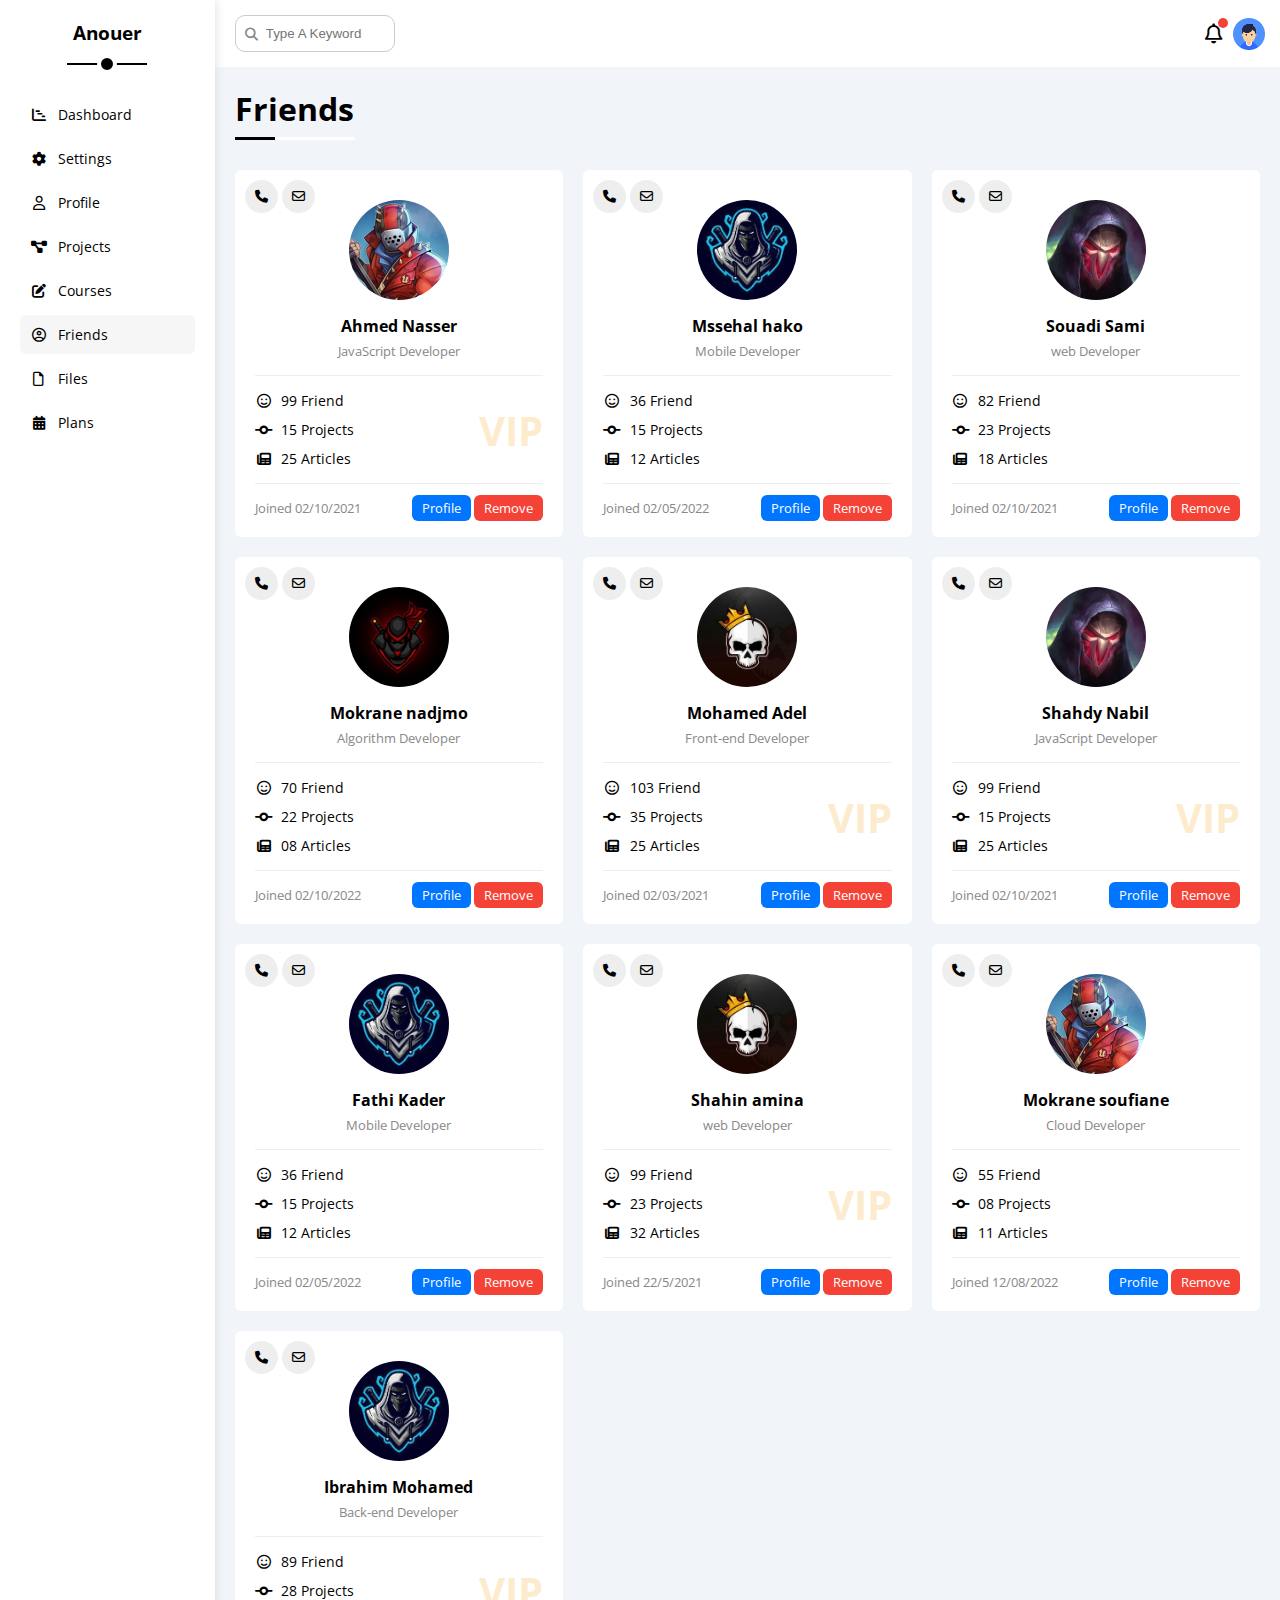
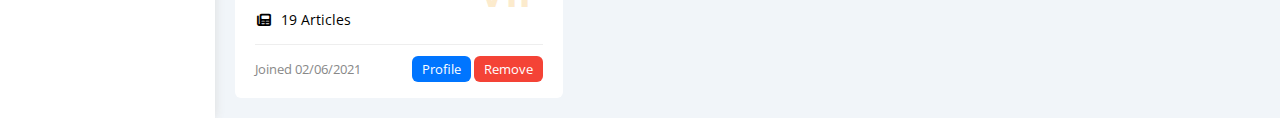
<file: friends.html>
<!DOCTYPE html>
<html lang="en">
  <head>
    <meta charset="UTF-8" />
    <meta http-equiv="X-UA-Compatible" content="IE=edge" />
    <meta name="viewport" content="width=device-width, initial-scale=1.0" />
    <title>Profile</title>
    <link rel="stylesheet" href="./css/all.min.css" />
    <link rel="stylesheet" href="./css/framework.css" />
    <link rel="stylesheet" href="./css/master.css" />
    <link rel="preconnect" href="https://fonts.googleapis.com">
    <link rel="preconnect" href="https://fonts.gstatic.com" crossorigin>
    <link href="https://fonts.googleapis.com/css2?family=Open+Sans:wght@300;400;500;600;700&display=swap" rel="stylesheet">
  </head>
  <body>
    <div class="page d-flex">
      <div class="sidebar bg-white p-20 p-relative">
        <h3 class="p-relative txt-c mt-0">Anouer</h3>
        <ul>
          <li>
            <a class="d-flex align-center p-10 c-black fs-14 rad-6 " href="index.html">
              <i class="fa-solid fa-chart-gantt fa-fw"></i> 
              <span>Dashboard</span>
            </a>
          </li>
          <li>
            <a class=" d-flex align-center p-10 c-black fs-14 rad-6" href="settings.html">
              <i class="fa-sharp fa-solid fa-gear fa-fw"></i> 
              <span>Settings</span>
            </a>
          </li>
          <li>
            <a class="d-flex align-center p-10 c-black fs-14 rad-6" href="profile.html">
              <i class="fa-regular fa-user fa-fw"></i>
              <span>Profile</span>
            </a>
          </li>
          <li>
            <a class="d-flex align-center p-10 c-black fs-14 rad-6" href="projects.html">
              <i class="fa-solid fa-diagram-project fa-fw"></i> 
              <span>Projects</span>
            </a>
          </li>
          <li>
            <a class="d-flex align-center p-10 c-black fs-14 rad-6" href="courses.html">
              <i class="fa-solid fa-pen-to-square fa-fw"></i>
              <span>Courses</span>
            </a>
          </li>
          <li>
            <a class="active d-flex align-center p-10 c-black fs-14 rad-6" href="friends.html">
              <i class="fa-regular fa-circle-user fa-fw"></i>
              <span>Friends</span>
            </a>
          </li>
          <li>
            <a class="d-flex align-center p-10 c-black fs-14 rad-6" href="files.html">
              <i class="fa-regular fa-file fa-fw"></i> 
              <span>Files</span>
            </a>
          </li>
          <li>
            <a class="d-flex align-center p-10 c-black fs-14 rad-6" href="plans.html">
              <i class="fa-solid fa-calendar-days fa-fw"></i> 
              <span>Plans</span>
            </a>
          </li>
        </ul>
      </div>
      <div class="content w-full">
        <!-- Start head -->
        <div class="head w-full bg-white p-15 between-flex">
          <div class="search p-relative ">
            <input class="p-10 rad-10" type="search" placeholder="Type A Keyword">
          </div>
          <div class="icons d-flex align-center">
            <span class=" notification p-relative">
              <i class="fa-regular fa-bell fa-lg"></i>
            </span>
            <img src="./imgs/avatar 01.png" alt="">
          </div>
        </div>
        <!-- End head -->
        <h1 class="p-relative">Friends</h1>
        <div class="friends-page d-grid m-20 gap-20">
          <div class="friend-box bg-white p-20 rad-6 p-relative">
            <div class="contact">
              <i class="fa-solid fa-phone"></i>
              <i class="fa-regular fa-envelope"></i>
            </div>
            <div class="txt-c">
              <img class="w-100 h-100 rad-50 mt-10 mb-10" src="./imgs/friend-01.jpg" alt="">
              <h4 class="m-0">Ahmed Nasser</h4>
              <p class="mt-5 mb-0 c-grey fs-13">JavaScript Developer</p>
            </div>
            <div class="icons fs-14 p-relative">
              <div class="mb-10">
                <i class="fa-regular fa-face-smile fa-fw"></i>
                <span>99 Friend</span>
              </div>
              <div class="mb-10">
                <i class="fa-solid fa-code-commit fa-fw "></i>
                <span>15 Projects</span>
              </div>
              <div>
                <i class="fa-solid fa-newspaper fa-fw"></i>
                <span>25 Articles</span>
              </div>
              <span class="vip fw-bold c-orange">VIP</span>
            </div>
            <div class="info between-flex fs-13">
              <span class="c-grey">Joined 02/10/2021</span>
              <div>
                <a href="#" class="btn-shape bg-blue c-white">Profile</a>
                <a href="#" class="btn-shape bg-red c-white">Remove</a>
              </div>
            </div>
          </div>
          <div class="friend-box bg-white p-20 rad-6 p-relative">
            <div class="contact">
              <i class="fa-solid fa-phone"></i>
              <i class="fa-regular fa-envelope"></i>
            </div>
            <div class="txt-c">
              <img class="w-100 h-100 rad-50 mt-10 mb-10" src="./imgs/friend-02.jpg" alt="">
              <h4 class="m-0">Mssehal hako</h4>
              <p class="mt-5 mb-0 c-grey fs-13">Mobile Developer</p>
            </div>
            <div class="icons fs-14 p-relative">
              <div class="mb-10">
                <i class="fa-regular fa-face-smile fa-fw"></i>
                <span>36 Friend</span>
              </div>
              <div class="mb-10">
                <i class="fa-solid fa-code-commit fa-fw "></i>
                <span>15 Projects</span>
              </div>
              <div>
                <i class="fa-solid fa-newspaper fa-fw"></i>
                <span>12 Articles</span>
              </div>
            </div>
            <div class="info between-flex fs-13">
              <span class="c-grey">Joined 02/05/2022</span>
              <div>
                <a href="#" class="btn-shape bg-blue c-white">Profile</a>
                <a href="#" class="btn-shape bg-red c-white">Remove</a>
              </div>
            </div>
          </div>
          <div class="friend-box bg-white p-20 rad-6 p-relative">
            <div class="contact">
              <i class="fa-solid fa-phone"></i>
              <i class="fa-regular fa-envelope"></i>
            </div>
            <div class="txt-c">
              <img class="w-100 h-100 rad-50 mt-10 mb-10" src="./imgs/friend-03.jpg" alt="">
              <h4 class="m-0">Souadi Sami</h4>
              <p class="mt-5 mb-0 c-grey fs-13">web Developer</p>
            </div>
            <div class="icons fs-14 p-relative">
              <div class="mb-10">
                <i class="fa-regular fa-face-smile fa-fw"></i>
                <span>82 Friend</span>
              </div>
              <div class="mb-10">
                <i class="fa-solid fa-code-commit fa-fw "></i>
                <span>23 Projects</span>
              </div>
              <div>
                <i class="fa-solid fa-newspaper fa-fw"></i>
                <span>18 Articles</span>
              </div>
            </div>
            <div class="info between-flex fs-13">
              <span class="c-grey">Joined 02/10/2021</span>
              <div>
                <a href="#" class="btn-shape bg-blue c-white">Profile</a>
                <a href="#" class="btn-shape bg-red c-white">Remove</a>
              </div>
            </div>
          </div>
          <div class="friend-box bg-white p-20 rad-6 p-relative">
            <div class="contact">
              <i class="fa-solid fa-phone"></i>
              <i class="fa-regular fa-envelope"></i>
            </div>
            <div class="txt-c">
              <img class="w-100 h-100 rad-50 mt-10 mb-10" src="./imgs/friend-04.jpg" alt="">
              <h4 class="m-0">Mokrane nadjmo</h4>
              <p class="mt-5 mb-0 c-grey fs-13">Algorithm Developer</p>
            </div>
            <div class="icons fs-14 p-relative">
              <div class="mb-10">
                <i class="fa-regular fa-face-smile fa-fw"></i>
                <span>70 Friend</span>
              </div>
              <div class="mb-10">
                <i class="fa-solid fa-code-commit fa-fw "></i>
                <span>22 Projects</span>
              </div>
              <div>
                <i class="fa-solid fa-newspaper fa-fw"></i>
                <span>08 Articles</span>
              </div>
            </div>
            <div class="info between-flex fs-13">
              <span class="c-grey">Joined 02/10/2022</span>
              <div>
                <a href="#" class="btn-shape bg-blue c-white">Profile</a>
                <a href="#" class="btn-shape bg-red c-white">Remove</a>
              </div>
            </div>
          </div>
          <div class="friend-box bg-white p-20 rad-6 p-relative">
            <div class="contact">
              <i class="fa-solid fa-phone"></i>
              <i class="fa-regular fa-envelope"></i>
            </div>
            <div class="txt-c">
              <img class="w-100 h-100 rad-50 mt-10 mb-10" src="./imgs/friend-05.jpg" alt="">
              <h4 class="m-0">Mohamed Adel</h4>
              <p class="mt-5 mb-0 c-grey fs-13">Front-end Developer</p>
            </div>
            <div class="icons fs-14 p-relative">
              <div class="mb-10">
                <i class="fa-regular fa-face-smile fa-fw"></i>
                <span>103 Friend</span>
              </div>
              <div class="mb-10">
                <i class="fa-solid fa-code-commit fa-fw "></i>
                <span>35 Projects</span>
              </div>
              <div>
                <i class="fa-solid fa-newspaper fa-fw"></i>
                <span>25 Articles</span>
              </div>
              <span class="vip fw-bold c-orange">VIP</span>
            </div>
            <div class="info between-flex fs-13">
              <span class="c-grey">Joined 02/03/2021</span>
              <div>
                <a href="#" class="btn-shape bg-blue c-white">Profile</a>
                <a href="#" class="btn-shape bg-red c-white">Remove</a>
              </div>
            </div>
          </div>
          <div class="friend-box bg-white p-20 rad-6 p-relative">
            <div class="contact">
              <i class="fa-solid fa-phone"></i>
              <i class="fa-regular fa-envelope"></i>
            </div>
            <div class="txt-c">
              <img class="w-100 h-100 rad-50 mt-10 mb-10" src="./imgs/friend-03.jpg" alt="">
              <h4 class="m-0">Shahdy Nabil</h4>
              <p class="mt-5 mb-0 c-grey fs-13">JavaScript Developer</p>
            </div>
            <div class="icons fs-14 p-relative">
              <div class="mb-10">
                <i class="fa-regular fa-face-smile fa-fw"></i>
                <span>99 Friend</span>
              </div>
              <div class="mb-10">
                <i class="fa-solid fa-code-commit fa-fw "></i>
                <span>15 Projects</span>
              </div>
              <div>
                <i class="fa-solid fa-newspaper fa-fw"></i>
                <span>25 Articles</span>
              </div>
              <span class="vip fw-bold c-orange">VIP</span>
            </div>
            <div class="info between-flex fs-13">
              <span class="c-grey">Joined 02/10/2021</span>
              <div>
                <a href="#" class="btn-shape bg-blue c-white">Profile</a>
                <a href="#" class="btn-shape bg-red c-white">Remove</a>
              </div>
            </div>
          </div>
          <div class="friend-box bg-white p-20 rad-6 p-relative">
            <div class="contact">
              <i class="fa-solid fa-phone"></i>
              <i class="fa-regular fa-envelope"></i>
            </div>
            <div class="txt-c">
              <img class="w-100 h-100 rad-50 mt-10 mb-10" src="./imgs/friend-02.jpg" alt="">
              <h4 class="m-0">Fathi Kader</h4>
              <p class="mt-5 mb-0 c-grey fs-13">Mobile Developer</p>
            </div>
            <div class="icons fs-14 p-relative">
              <div class="mb-10">
                <i class="fa-regular fa-face-smile fa-fw"></i>
                <span>36 Friend</span>
              </div>
              <div class="mb-10">
                <i class="fa-solid fa-code-commit fa-fw "></i>
                <span>15 Projects</span>
              </div>
              <div>
                <i class="fa-solid fa-newspaper fa-fw"></i>
                <span>12 Articles</span>
              </div>
            </div>
            <div class="info between-flex fs-13">
              <span class="c-grey">Joined 02/05/2022</span>
              <div>
                <a href="#" class="btn-shape bg-blue c-white">Profile</a>
                <a href="#" class="btn-shape bg-red c-white">Remove</a>
              </div>
            </div>
          </div>
          <div class="friend-box bg-white p-20 rad-6 p-relative">
            <div class="contact">
              <i class="fa-solid fa-phone"></i>
              <i class="fa-regular fa-envelope"></i>
            </div>
            <div class="txt-c">
              <img class="w-100 h-100 rad-50 mt-10 mb-10" src="./imgs/friend-05.jpg" alt="">
              <h4 class="m-0">Shahin amina</h4>
              <p class="mt-5 mb-0 c-grey fs-13">web Developer</p>
            </div>
            <div class="icons fs-14 p-relative">
              <div class="mb-10">
                <i class="fa-regular fa-face-smile fa-fw"></i>
                <span>99 Friend</span>
              </div>
              <div class="mb-10">
                <i class="fa-solid fa-code-commit fa-fw "></i>
                <span>23 Projects</span>
              </div>
              <span class="vip fw-bold c-orange">VIP</span>
              <div>
                <i class="fa-solid fa-newspaper fa-fw"></i>
                <span>32 Articles</span>
              </div>
            </div>
            <div class="info between-flex fs-13">
              <span class="c-grey">Joined 22/5/2021</span>
              <div>
                <a href="#" class="btn-shape bg-blue c-white">Profile</a>
                <a href="#" class="btn-shape bg-red c-white">Remove</a>
              </div>
            </div>
          </div>
          <div class="friend-box bg-white p-20 rad-6 p-relative">
            <div class="contact">
              <i class="fa-solid fa-phone"></i>
              <i class="fa-regular fa-envelope"></i>
            </div>
            <div class="txt-c">
              <img class="w-100 h-100 rad-50 mt-10 mb-10" src="./imgs/friend-01.jpg" alt="">
              <h4 class="m-0">Mokrane soufiane</h4>
              <p class="mt-5 mb-0 c-grey fs-13">Cloud Developer</p>
            </div>
            <div class="icons fs-14 p-relative">
              <div class="mb-10">
                <i class="fa-regular fa-face-smile fa-fw"></i>
                <span>55 Friend</span>
              </div>
              <div class="mb-10">
                <i class="fa-solid fa-code-commit fa-fw "></i>
                <span>08 Projects</span>
              </div>
              <div>
                <i class="fa-solid fa-newspaper fa-fw"></i>
                <span>11 Articles</span>
              </div>
            </div>
            <div class="info between-flex fs-13">
              <span class="c-grey">Joined 12/08/2022</span>
              <div>
                <a href="#" class="btn-shape bg-blue c-white">Profile</a>
                <a href="#" class="btn-shape bg-red c-white">Remove</a>
              </div>
            </div>
          </div>
          <div class="friend-box bg-white p-20 rad-6 p-relative">
            <div class="contact">
              <i class="fa-solid fa-phone"></i>
              <i class="fa-regular fa-envelope"></i>
            </div>
            <div class="txt-c">
              <img class="w-100 h-100 rad-50 mt-10 mb-10" src="./imgs/friend-02.jpg" alt="">
              <h4 class="m-0">Ibrahim Mohamed</h4>
              <p class="mt-5 mb-0 c-grey fs-13">Back-end Developer</p>
            </div>
            <div class="icons fs-14 p-relative">
              <div class="mb-10">
                <i class="fa-regular fa-face-smile fa-fw"></i>
                <span>89 Friend</span>
              </div>
              <div class="mb-10">
                <i class="fa-solid fa-code-commit fa-fw "></i>
                <span>28 Projects</span>
              </div>
              <div>
                <i class="fa-solid fa-newspaper fa-fw"></i>
                <span>19 Articles</span>
              </div>
              <span class="vip fw-bold c-orange">VIP</span>
            </div>
            <div class="info between-flex fs-13">
              <span class="c-grey">Joined 02/06/2021</span>
              <div>
                <a href="#" class="btn-shape bg-blue c-white">Profile</a>
                <a href="#" class="btn-shape bg-red c-white">Remove</a>
              </div>
            </div>
          </div>
        </div>
    </div>
  </body>
</html>
</file>
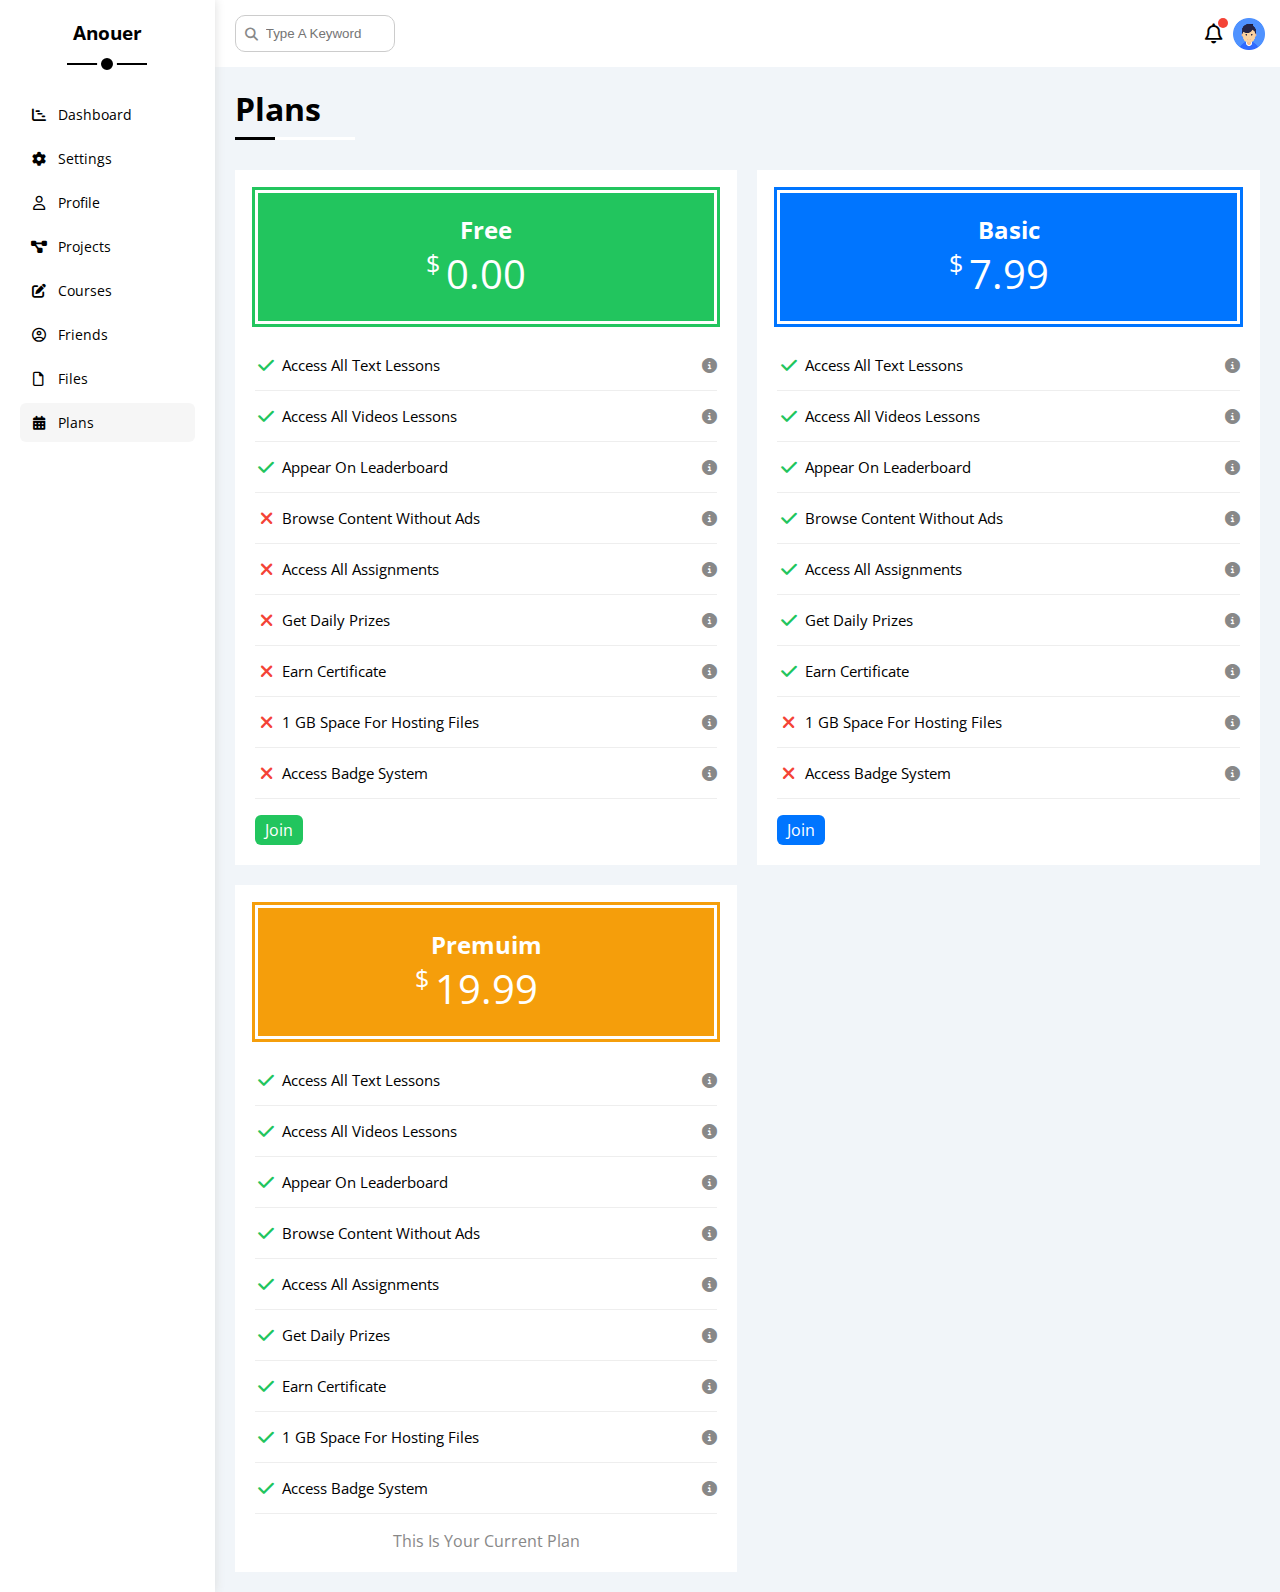
<file: plans.html>
<!DOCTYPE html>
<html lang="en">
  <head>
    <meta charset="UTF-8" />
    <meta http-equiv="X-UA-Compatible" content="IE=edge" />
    <meta name="viewport" content="width=device-width, initial-scale=1.0" />
    <title>Profile</title>
    <link rel="stylesheet" href="./css/all.min.css" />
    <link rel="stylesheet" href="./css/framework.css" />
    <link rel="stylesheet" href="./css/master.css" />
    <link rel="preconnect" href="https://fonts.googleapis.com">
    <link rel="preconnect" href="https://fonts.gstatic.com" crossorigin>
    <link href="https://fonts.googleapis.com/css2?family=Open+Sans:wght@300;400;500;600;700&display=swap" rel="stylesheet">
  </head>
  <body>
    <div class="page d-flex">
      <div class="sidebar bg-white p-20 p-relative">
        <h3 class="p-relative txt-c mt-0">Anouer</h3>
        <ul>
          <li>
            <a class="d-flex align-center p-10 c-black fs-14 rad-6 " href="index.html">
              <i class="fa-solid fa-chart-gantt fa-fw"></i> 
              <span>Dashboard</span>
            </a>
          </li>
          <li>
            <a class=" d-flex align-center p-10 c-black fs-14 rad-6" href="settings.html">
              <i class="fa-sharp fa-solid fa-gear fa-fw"></i> 
              <span>Settings</span>
            </a>
          </li>
          <li>
            <a class="d-flex align-center p-10 c-black fs-14 rad-6" href="profile.html">
              <i class="fa-regular fa-user fa-fw"></i>
              <span>Profile</span>
            </a>
          </li>
          <li>
            <a class="d-flex align-center p-10 c-black fs-14 rad-6" href="projects.html">
              <i class="fa-solid fa-diagram-project fa-fw"></i> 
              <span>Projects</span>
            </a>
          </li>
          <li>
            <a class="d-flex align-center p-10 c-black fs-14 rad-6" href="courses.html">
              <i class="fa-solid fa-pen-to-square fa-fw"></i>
              <span>Courses</span>
            </a>
          </li>
          <li>
            <a class="d-flex align-center p-10 c-black fs-14 rad-6" href="friends.html">
              <i class="fa-regular fa-circle-user fa-fw"></i>
              <span>Friends</span>
            </a>
          </li>
          <li>
            <a class="d-flex align-center p-10 c-black fs-14 rad-6" href="files.html">
              <i class="fa-regular fa-file fa-fw"></i> 
              <span>Files</span>
            </a>
          </li>
          <li>
            <a class="active d-flex align-center p-10 c-black fs-14 rad-6" href="plans.html">
              <i class="fa-solid fa-calendar-days fa-fw"></i> 
              <span>Plans</span>
            </a>
          </li>
        </ul>
      </div>
      <div class="content w-full">
        <!-- Start head -->
        <div class="head w-full bg-white p-15 between-flex">
          <div class="search p-relative ">
            <input class="p-10 rad-10" type="search" placeholder="Type A Keyword">
          </div>
          <div class="icons d-flex align-center">
            <span class=" notification p-relative">
              <i class="fa-regular fa-bell fa-lg"></i>
            </span>
            <img src="./imgs/avatar 01.png" alt="">
          </div>
        </div>
        <!-- End head -->
        <h1 class="p-relative">Plans</h1>
        <div class="plans-page d-grid m-20 gap-20">
          <div class="plan green bg-white p-20">
            <div class="top bg-green txt-c p-20">
              <h2 class="m-0 c-white">Free</h2>
              <div class="price p-relative c-white">
                <span>$</span>
                0.00
              </div>
            </div>
            <ul>
              <li>
                <i class="fa-solid fa-check fa-fw yes"></i>
                <span>Access All Text Lessons</span>
                <i class="fa-solid fa-circle-info help "></i>
              </li>
              <li>
                <i class="fa-solid fa-check fa-fw yes"></i>
                <span>Access All Videos Lessons</span>
                <i class="fa-solid fa-circle-info help "></i>
              </li>
              <li>
                <i class="fa-solid fa-check fa-fw yes"></i>
                <span>Appear On Leaderboard</span>
                <i class="fa-solid fa-circle-info help "></i>
              </li>
              <li>
                <i class="fa-solid fa-xmark fa-fw no"></i>
                <span>Browse Content Without Ads</span>
                <i class="fa-solid fa-circle-info help "></i>
              </li>
              <li>
                <i class="fa-solid fa-xmark fa-fw no"></i>
                <span>Access All Assignments</span>
                <i class="fa-solid fa-circle-info help "></i>
              </li>
              <li>
                <i class="fa-solid fa-xmark fa-fw no"></i>
                <span>Get Daily Prizes</span>
                <i class="fa-solid fa-circle-info help "></i>
              </li>
              <li>
                <i class="fa-solid fa-xmark fa-fw no"></i>
                <span>Earn Certificate</span>
                <i class="fa-solid fa-circle-info help "></i>
              </li>
              <li>
                <i class="fa-solid fa-xmark fa-fw no"></i>
                <span>1 GB Space For Hosting Files</span>
                <i class="fa-solid fa-circle-info help "></i>
              </li>
              <li>
                <i class="fa-solid fa-xmark fa-fw no"></i>
                <span>Access Badge System</span>
                <i class="fa-solid fa-circle-info help "></i>
              </li>
            </ul>
            <a href="#" class="btn-shape c-white bg-green d-block mt-10">Join</a>
          </div>
          <div class="plan blue bg-white p-20">
            <div class="top bg-blue txt-c p-20">
              <h2 class="m-0 c-white">Basic</h2>
              <div class="price p-relative c-white">
                <span>$</span>
                7.99
              </div>
            </div>
            <ul>
              <li>
                <i class="fa-solid fa-check fa-fw yes"></i>
                <span>Access All Text Lessons</span>
                <i class="fa-solid fa-circle-info help "></i>
              </li>
              <li>
                <i class="fa-solid fa-check fa-fw yes"></i>
                <span>Access All Videos Lessons</span>
                <i class="fa-solid fa-circle-info help "></i>
              </li>
              <li>
                <i class="fa-solid fa-check fa-fw yes"></i>
                <span>Appear On Leaderboard</span>
                <i class="fa-solid fa-circle-info help "></i>
              </li>
              <li>
                <i class="fa-solid fa-check fa-fw yes"></i>
                <span>Browse Content Without Ads</span>
                <i class="fa-solid fa-circle-info help "></i>
              </li>
              <li>
                <i class="fa-solid fa-check fa-fw yes"></i>
                <span>Access All Assignments</span>
                <i class="fa-solid fa-circle-info help "></i>
              </li>
              <li>
                <i class="fa-solid fa-check fa-fw yes"></i>
                <span>Get Daily Prizes</span>
                <i class="fa-solid fa-circle-info help "></i>
              </li>
              <li>
                <i class="fa-solid fa-check fa-fw yes"></i>
                <span>Earn Certificate</span>
                <i class="fa-solid fa-circle-info help "></i>
              </li>
              <li>
                <i class="fa-solid fa-xmark fa-fw no"></i>
                <span>1 GB Space For Hosting Files</span>
                <i class="fa-solid fa-circle-info help "></i>
              </li>
              <li>
                <i class="fa-solid fa-xmark fa-fw no"></i>
                <span>Access Badge System</span>
                <i class="fa-solid fa-circle-info help "></i>
              </li>
            </ul>
            <a href="#" class="btn-shape c-white bg-blue d-block mt-10">Join</a>
          </div>
          <div class="plan orange bg-white p-20">
            <div class="top bg-orange txt-c p-20">
              <h2 class="m-0 c-white">Premuim</h2>
              <div class="price p-relative c-white">
                <span>$</span>
                19.99
              </div>
            </div>
            <ul>
              <li>
                <i class="fa-solid fa-check fa-fw yes"></i>
                <span>Access All Text Lessons</span>
                <i class="fa-solid fa-circle-info help "></i>
              </li>
              <li>
                <i class="fa-solid fa-check fa-fw yes"></i>
                <span>Access All Videos Lessons</span>
                <i class="fa-solid fa-circle-info help "></i>
              </li>
              <li>
                <i class="fa-solid fa-check fa-fw yes"></i>
                <span>Appear On Leaderboard</span>
                <i class="fa-solid fa-circle-info help "></i>
              </li>
              <li>
                <i class="fa-solid fa-check fa-fw yes"></i>
                <span>Browse Content Without Ads</span>
                <i class="fa-solid fa-circle-info help "></i>
              </li>
              <li>
                <i class="fa-solid fa-check fa-fw yes"></i>
                <span>Access All Assignments</span>
                <i class="fa-solid fa-circle-info help "></i>
              </li>
              <li>
                <i class="fa-solid fa-check fa-fw yes"></i>
                <span>Get Daily Prizes</span>
                <i class="fa-solid fa-circle-info help "></i>
              </li>
              <li>
                <i class="fa-solid fa-check fa-fw yes"></i>
                <span>Earn Certificate</span>
                <i class="fa-solid fa-circle-info help "></i>
              </li>
              <li>
                <i class="fa-solid fa-check fa-fw yes"></i>
                <span>1 GB Space For Hosting Files</span>
                <i class="fa-solid fa-circle-info help "></i>
              </li>
              <li>
                <i class="fa-solid fa-check fa-fw yes"></i>
                <span>Access Badge System</span>
                <i class="fa-solid fa-circle-info help "></i>
              </li>
            </ul>
            <p class="c-grey m-0 txt-c">This Is Your Current Plan</p>
          </div>
        </div>
    </div>
  </body>
</html>
</file>
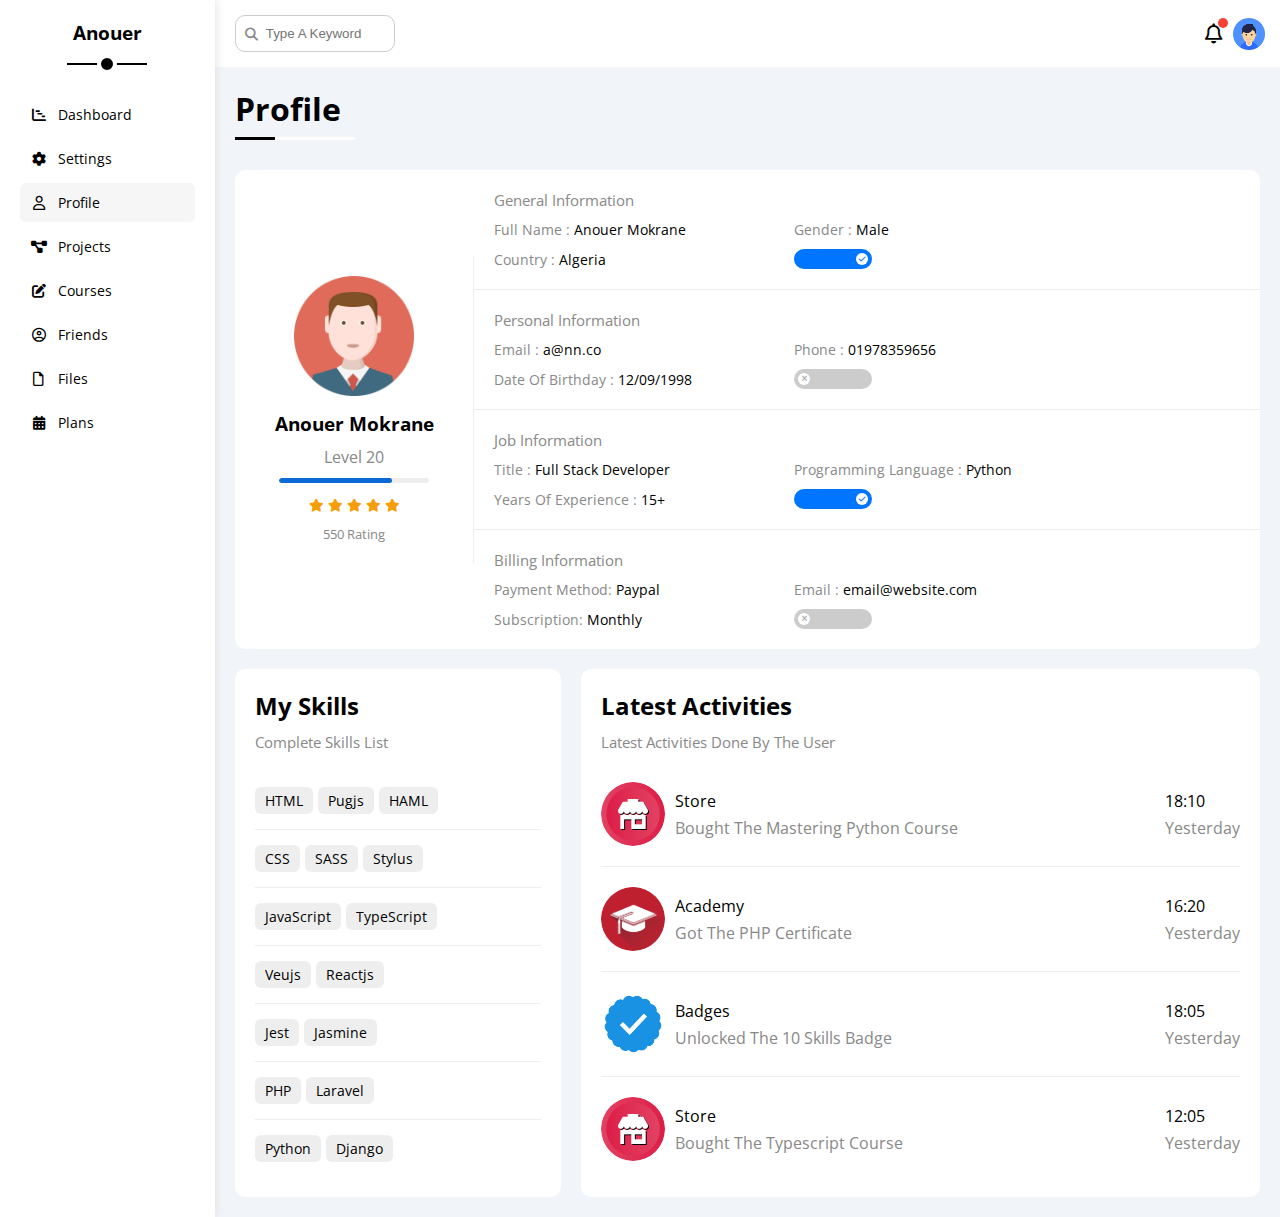
<file: profile.html>
<!DOCTYPE html>
<html lang="en">
  <head>
    <meta charset="UTF-8" />
    <meta http-equiv="X-UA-Compatible" content="IE=edge" />
    <meta name="viewport" content="width=device-width, initial-scale=1.0" />
    <title>Profile</title>
    <link rel="stylesheet" href="./css/all.min.css" />
    <link rel="stylesheet" href="./css/framework.css" />
    <link rel="stylesheet" href="./css/master.css" />
    <link rel="preconnect" href="https://fonts.googleapis.com">
    <link rel="preconnect" href="https://fonts.gstatic.com" crossorigin>
    <link href="https://fonts.googleapis.com/css2?family=Open+Sans:wght@300;400;500;600;700&display=swap" rel="stylesheet">
  </head>
  <body>
    <div class="page d-flex">
      <div class="sidebar bg-white p-20 p-relative">
        <h3 class="p-relative txt-c mt-0">Anouer</h3>
        <ul>
          <li>
            <a class="d-flex align-center p-10 c-black fs-14 rad-6 " href="index.html">
              <i class="fa-solid fa-chart-gantt fa-fw"></i> 
              <span>Dashboard</span>
            </a>
          </li>
          <li>
            <a class=" d-flex align-center p-10 c-black fs-14 rad-6" href="settings.html">
              <i class="fa-sharp fa-solid fa-gear fa-fw"></i> 
              <span>Settings</span>
            </a>
          </li>
          <li>
            <a class="active d-flex align-center p-10 c-black fs-14 rad-6" href="profile.html">
              <i class="fa-regular fa-user fa-fw"></i>
              <span>Profile</span>
            </a>
          </li>
          <li>
            <a class="d-flex align-center p-10 c-black fs-14 rad-6" href="projects.html">
              <i class="fa-solid fa-diagram-project fa-fw"></i> 
              <span>Projects</span>
            </a>
          </li>
          <li>
            <a class="d-flex align-center p-10 c-black fs-14 rad-6" href="courses.html">
              <i class="fa-solid fa-pen-to-square fa-fw"></i>
              <span>Courses</span>
            </a>
          </li>
          <li>
            <a class="d-flex align-center p-10 c-black fs-14 rad-6" href="friends.html">
              <i class="fa-regular fa-circle-user fa-fw"></i></i> 
              <span>Friends</span>
            </a>
          </li>
          <li>
            <a class="d-flex align-center p-10 c-black fs-14 rad-6" href="files.html">
              <i class="fa-regular fa-file fa-fw"></i> 
              <span>Files</span>
            </a>
          </li>
          <li>
            <a class="d-flex align-center p-10 c-black fs-14 rad-6" href="plans.html">
              <i class="fa-solid fa-calendar-days fa-fw"></i> 
              <span>Plans</span>
            </a>
          </li>
        </ul>
      </div>
      <div class="content w-full">
        <!-- Start head -->
        <div class="head w-full bg-white p-15 between-flex">
          <div class="search p-relative ">
            <input class="p-10 rad-10" type="search" placeholder="Type A Keyword">
          </div>
          <div class="icons d-flex align-center">
            <span class=" notification p-relative">
              <i class="fa-regular fa-bell fa-lg"></i>
            </span>
            <img src="./imgs/avatar 01.png" alt="">
          </div>
        </div>
        <!-- End head -->
        <h1 class="p-relative">Profile</h1>
        <div class="profile-page m-20">
          <!-- Start overview -->
          <div class="overview bg-white rad-10 d-flex align-center">
            <div class="avatar-box txt-c p-20">
              <img class="mb-10" src="./imgs/avatar.png" alt="">
              <h3 class="m-0">Anouer Mokrane</h3>
              <p class="mt-10 mb-10 c-grey">Level 20</p>
              <div class="level rad-6 p-relative bg-eee">
                <span style="width: 75%;"></span>
              </div>
              <div class="rating mt-10 mb-10">
                <i class="fa-solid fa-star c-orange fs-13"></i>
                <i class="fa-solid fa-star c-orange fs-13"></i>
                <i class="fa-solid fa-star c-orange fs-13"></i>
                <i class="fa-solid fa-star c-orange fs-13"></i>
                <i class="fa-solid fa-star c-orange fs-13"></i>
              </div>
              <p class="m-0 c-grey fs-13">550 Rating</p>
            </div>
              <div class="info-box w-full txt-c-mobile">
                <div class="box d-flex align-center p-20 ">
                  <h4 class="w-full c-grey fs-15 m-0">General Information</h4>
                  <div class="fs-14">
                    <span class="c-grey">Full Name :</span>
                    <span>Anouer Mokrane</span>
                  </div>
                  <div class="fs-14">
                    <span class="c-grey">Gender :</span>
                    <span>Male</span>
                  </div>
                  <div class="fs-14">
                    <span class="c-grey">Country :</span>
                    <span>Algeria</span>
                  </div>
                  <div class="fs-14">
                    <label>
                      <input class="toggle-checkbox" type="checkbox" checked>
                      <div class="toggle-switch">
                      </div>
                    </label>
                  </div>
                </div>
                <div class="box d-flex align-center p-20">
                  <h4 class="w-full c-grey fs-15 m-0">Personal Information</h4>
                  <div class="fs-14">
                    <span class="c-grey">Email :</span>
                    <span>a@nn.co</span>
                  </div>
                  <div class="fs-14">
                    <span class="c-grey">Phone :</span>
                    <span>01978359656</span>
                  </div>
                  <div class="fs-14">
                    <span class="c-grey">Date Of Birthday :</span>
                    <span>12/09/1998</span>
                  </div>
                  <div class="fs-14">
                    <label>
                      <input class="toggle-checkbox" type="checkbox" >
                      <div class="toggle-switch">
                      </div>
                    </label>
                  </div>
                </div>
                <div class="box d-flex align-center p-20">
                  <h4 class="w-full c-grey fs-15 m-0">Job Information</h4>
                  <div class="fs-14">
                    <span class="c-grey">Title :</span>
                    <span>Full Stack Developer</span>
                  </div>
                  <div class="fs-14">
                    <span class="c-grey">Programming Language :</span>
                    <span>Python</span>
                  </div>
                  <div class="fs-14">
                    <span class="c-grey">Years Of Experience :</span>
                    <span>15+</span>
                  </div>
                  <div class="fs-14">
                    <label>
                      <input class="toggle-checkbox" type="checkbox" checked>
                      <div class="toggle-switch">
                      </div>
                    </label>
                  </div>
                </div>
                <div class="box d-flex align-center p-20">
                  <h4 class="w-full c-grey fs-15 m-0">Billing Information</h4>
                  <div class="fs-14">
                    <span class="c-grey">Payment Method:</span>
                    <span>Paypal</span>
                  </div>
                  <div class="fs-14">
                    <span class="c-grey">Email :</span>
                    <span>email@website.com</span>
                  </div>
                  <div class="fs-14">
                    <span class="c-grey">Subscription:</span>
                    <span>Monthly</span>
                  </div>
                  <div class="fs-14">
                    <label>
                      <input class="toggle-checkbox" type="checkbox" >
                      <div class="toggle-switch">
                      </div>
                    </label>
                  </div>
                </div>
              </div>
          </div>
          <!-- End overview -->
          <!-- start other data -->
          <div class="other-data d-flex gap-20">
            <div class="skills-data bg-white p-20 rad-10 mt-20">
              <h2 class="mt-0 mb-10">My Skills</h2>
              <p class="mt-0 mb-20 c-grey fs-15">Complete Skills List</p>
              <ul class="m-0 txt-c-mobile">
                <li><span>HTML</span><span>Pugjs</span><span>HAML</span></li>
                <li><span>CSS</span><span>SASS</span><span>Stylus</span></li>
                <li><span>JavaScript</span><span>TypeScript</span></li>
                <li><span>Veujs</span><span>Reactjs</span></li>
                <li><span>Jest</span><span>Jasmine</span></li>
                <li><span>PHP</span><span>Laravel</span></li>
                <li><span>Python</span><span>Django</span></li>
              </ul>
            </div>
            <div class="activities p-20 bg-white rad-10 mt-20">
              <h2 class="mt-0 mb-10">Latest Activities</h2>
              <p class="mt-0 mb-30 c-grey fs-15">Latest Activities Done By The User</p>
              <div class="activity d-flex align-center txt-c-mobile">
                <img class="mr-10" src="./imgs/activity-01.png" alt="">
                <div class="info">
                  <span class="d-block mb-5">Store</span>
                  <span class="c-grey">Bought The Mastering Python Course</span>
                </div>
                <div class="time">
                  <span class="d-block mb-5">18:10</span>
                  <span class="c-grey">Yesterday</span>
                </div>
              </div>
              <div class="activity d-flex align-center txt-c-mobile">
                <img class="mr-10" src="./imgs/activity-02.png" alt="">
                <div class="info">
                  <span class="d-block mb-5">Academy</span>
                  <span class="c-grey">Got The PHP Certificate</span>
                </div>
                <div class="time">
                  <span class="d-block mb-5">16:20</span>
                  <span class="c-grey">Yesterday</span>
                </div>
              </div>
              <div class="activity d-flex align-center txt-c-mobile">
                <img class="mr-10" src="./imgs/activity-03.png" alt="">
                <div class="info">
                  <span class="d-block mb-5">Badges</span>
                  <span class="c-grey">Unlocked The 10 Skills Badge</span>
                </div>
                <div class="time">
                  <span class="d-block mb-5">18:05</span>
                  <span class="c-grey">Yesterday</span>
                </div>
              </div>
              <div class="activity d-flex align-center txt-c-mobile">
                <img class="mr-10" src="./imgs/activity-01.png" alt="">
                <div class="info">
                  <span class="d-block mb-5">Store</span>
                  <span class="c-grey">Bought The Typescript Course</span>
                </div>
                <div class="time">
                  <span class="d-block mb-5">12:05</span>
                  <span class="c-grey">Yesterday</span>
                </div>
              </div>
            </div>
          <!-- end other data -->
        </div>
      </div>
    </div>
  </body>
</html>
</file>
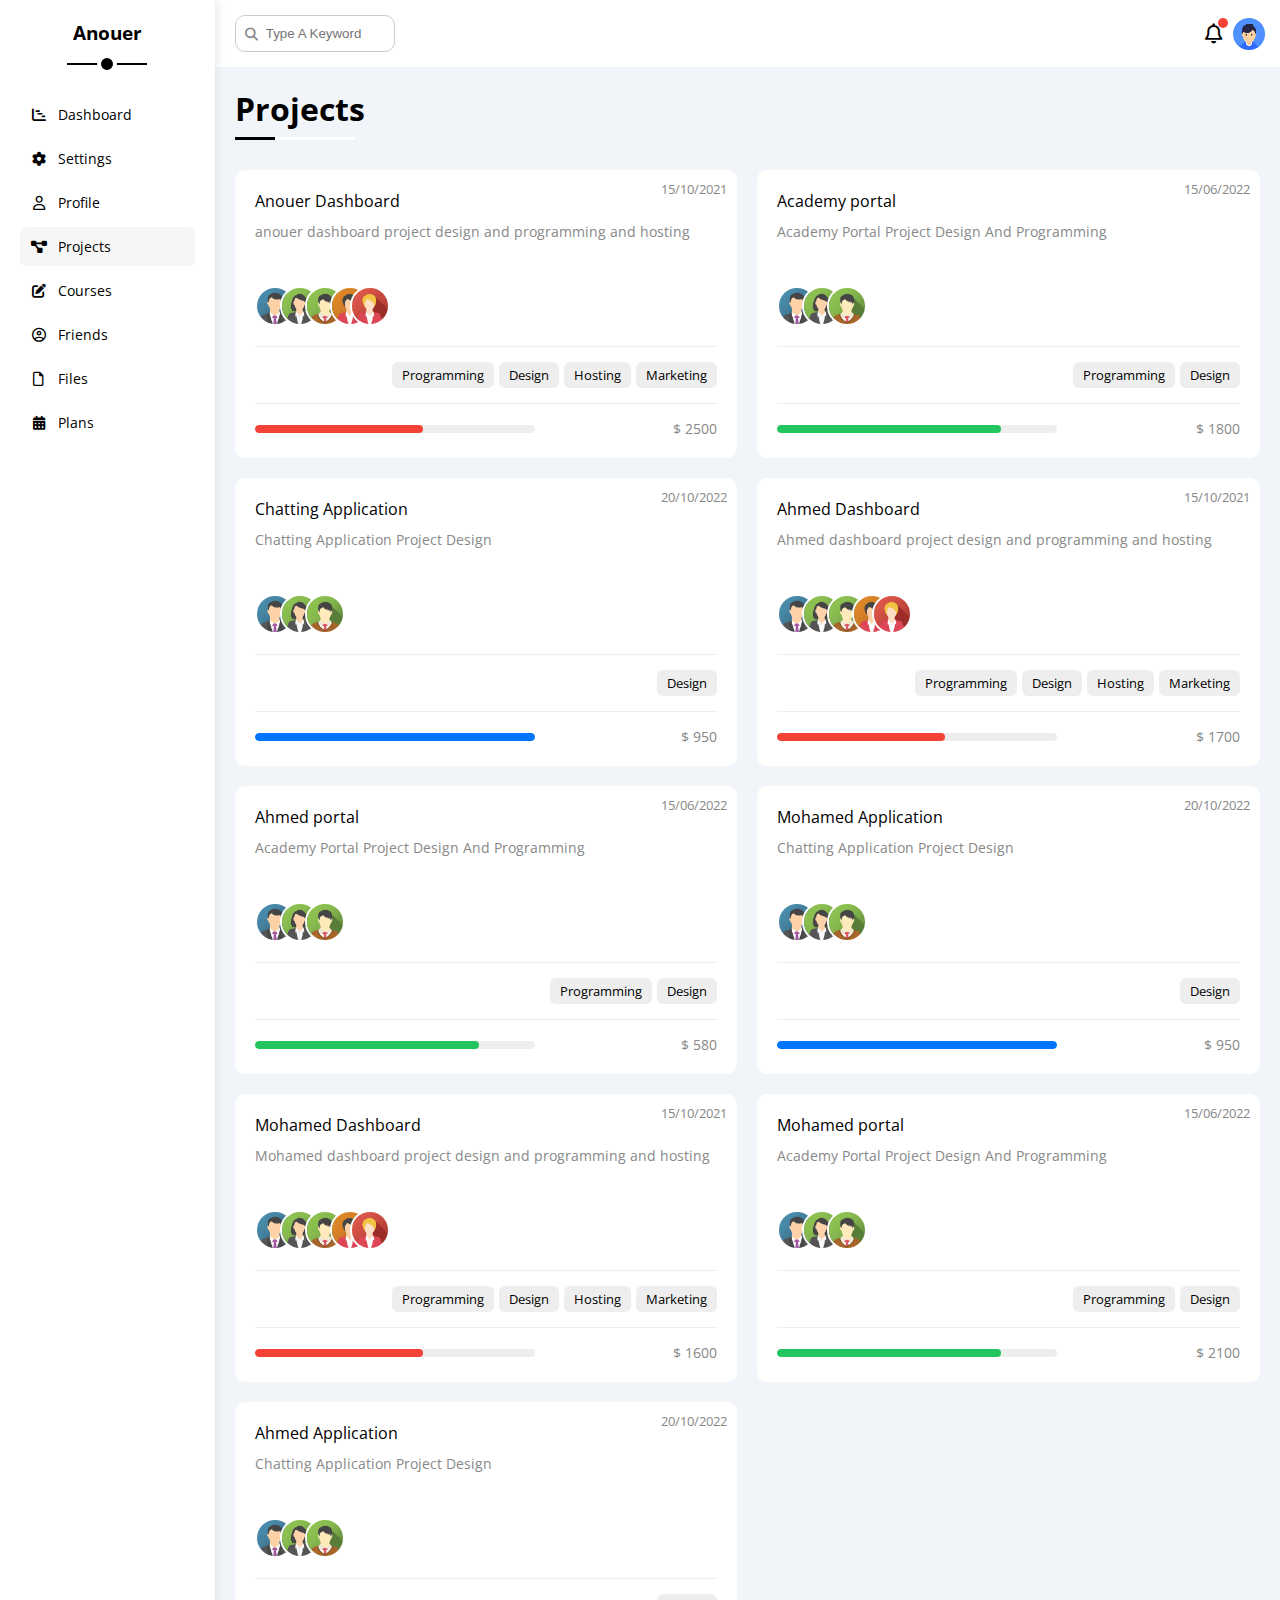
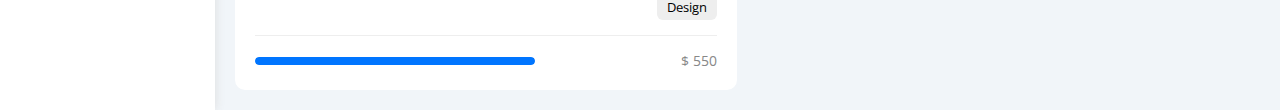
<file: projects.html>
<!DOCTYPE html>
<html lang="en">
  <head>
    <meta charset="UTF-8" />
    <meta http-equiv="X-UA-Compatible" content="IE=edge" />
    <meta name="viewport" content="width=device-width, initial-scale=1.0" />
    <title>Profile</title>
    <link rel="stylesheet" href="./css/all.min.css" />
    <link rel="stylesheet" href="./css/framework.css" />
    <link rel="stylesheet" href="./css/master.css" />
    <link rel="preconnect" href="https://fonts.googleapis.com">
    <link rel="preconnect" href="https://fonts.gstatic.com" crossorigin>
    <link href="https://fonts.googleapis.com/css2?family=Open+Sans:wght@300;400;500;600;700&display=swap" rel="stylesheet">
  </head>
  <body>
    <div class="page d-flex">
      <div class="sidebar bg-white p-20 p-relative">
        <h3 class="p-relative txt-c mt-0">Anouer</h3>
        <ul>
          <li>
            <a class="d-flex align-center p-10 c-black fs-14 rad-6 " href="index.html">
              <i class="fa-solid fa-chart-gantt fa-fw"></i> 
              <span>Dashboard</span>
            </a>
          </li>
          <li>
            <a class=" d-flex align-center p-10 c-black fs-14 rad-6" href="settings.html">
              <i class="fa-sharp fa-solid fa-gear fa-fw"></i> 
              <span>Settings</span>
            </a>
          </li>
          <li>
            <a class="d-flex align-center p-10 c-black fs-14 rad-6" href="profile.html">
              <i class="fa-regular fa-user fa-fw"></i>
              <span>Profile</span>
            </a>
          </li>
          <li>
            <a class="active d-flex align-center p-10 c-black fs-14 rad-6" href="projects.html">
              <i class="fa-solid fa-diagram-project fa-fw"></i> 
              <span>Projects</span>
            </a>
          </li>
          <li>
            <a class="d-flex align-center p-10 c-black fs-14 rad-6" href="courses.html">
              <i class="fa-solid fa-pen-to-square fa-fw"></i>
              <span>Courses</span>
            </a>
          </li>
          <li>
            <a class="d-flex align-center p-10 c-black fs-14 rad-6" href="friends.html">
              <i class="fa-regular fa-circle-user fa-fw"></i></i> 
              <span>Friends</span>
            </a>
          </li>
          <li>
            <a class="d-flex align-center p-10 c-black fs-14 rad-6" href="files.html">
              <i class="fa-regular fa-file fa-fw"></i> 
              <span>Files</span>
            </a>
          </li>
          <li>
            <a class="d-flex align-center p-10 c-black fs-14 rad-6" href="plans.html">
              <i class="fa-solid fa-calendar-days fa-fw"></i> 
              <span>Plans</span>
            </a>
          </li>
        </ul>
      </div>
      <div class="content w-full">
        <!-- Start head -->
        <div class="head w-full bg-white p-15 between-flex">
          <div class="search p-relative ">
            <input class="p-10 rad-10" type="search" placeholder="Type A Keyword">
          </div>
          <div class="icons d-flex align-center">
            <span class=" notification p-relative">
              <i class="fa-regular fa-bell fa-lg"></i>
            </span>
            <img src="./imgs/avatar 01.png" alt="">
          </div>
        </div>
        <!-- End head -->
        <h1 class="p-relative">Projects</h1>
        <div class="projects-page d-grid m-20 gap-20">
          <div class="project-box p-20 bg-white rad-10 p-relative">
            <span class="date c-grey fs-13">15/10/2021</span>
            <div>
              <h4 class="m-0 fw-normal">Anouer Dashboard</h4>
              <p class="mt-10 mb-10 c-grey fs-14">anouer dashboard project design and programming and hosting</p>
              <div class="team p-relative">
                <a href="#"><img src="./imgs/team-01.png" alt=""></a>
                <a href="#"><img src="./imgs/team-02.png" alt=""></a>
                <a href="#"><img src="./imgs/team-03.png" alt=""></a>
                <a href="#"><img src="./imgs/team-04.png" alt=""></a>
                <a href="#"><img src="./imgs/team-05.png" alt=""></a>
              </div>
            </div>
            <div class="techs d-flex">
              <span class="fs-13 bg-eee btn-shape">Programming</span>
              <span class="fs-13 bg-eee btn-shape">Design</span>
              <span class="fs-13 bg-eee btn-shape">Hosting</span>
              <span class="fs-13 bg-eee btn-shape">Marketing</span>
            </div>
            <div class="info between-flex">
              <div class="progress bg-eee p-relative">
                <span class="bg-red" style="width: 60%;"></span>
              </div>
              <span class="c-grey fs-14">$ 2500</span>
            </div>
          </div>
          <div class="project-box p-20 bg-white rad-10 p-relative">
            <span class="date c-grey fs-13">15/06/2022</span>
            <div>
              <h4 class="m-0 fw-normal">Academy portal</h4>
              <p class="mt-10 mb-10 c-grey fs-14">Academy Portal Project Design And Programming</p>
              <div class="team p-relative">
                <a href="#"><img src="./imgs/team-01.png" alt=""></a>
                <a href="#"><img src="./imgs/team-02.png" alt=""></a>
                <a href="#"><img src="./imgs/team-03.png" alt=""></a>
              </div>
            </div>
            <div class="techs d-flex">
              <span class="fs-13 bg-eee btn-shape">Programming</span>
              <span class="fs-13 bg-eee btn-shape">Design</span>
            </div>
            <div class="info between-flex">
              <div class="progress bg-eee p-relative">
                <span class="bg-green" style="width: 80%;"></span>
              </div>
              <span class="c-grey fs-14">$ 1800</span>
            </div>
          </div>
          <div class="project-box p-20 bg-white rad-10 p-relative">
            <span class="date c-grey fs-13">20/10/2022</span>
            <div>
              <h4 class="m-0 fw-normal">Chatting Application</h4>
              <p class="mt-10 mb-10 c-grey fs-14">Chatting Application Project Design</p>
              <div class="team p-relative">
                <a href="#"><img src="./imgs/team-01.png" alt=""></a>
                <a href="#"><img src="./imgs/team-02.png" alt=""></a>
                <a href="#"><img src="./imgs/team-03.png" alt=""></a>
              </div>
            </div>
            <div class="techs d-flex">
              <span class="fs-13 bg-eee btn-shape">Design</span>
            </div>
            <div class="info between-flex">
              <div class="progress bg-eee p-relative">
                <span class="bg-blue" style="width: 100%;"></span>
              </div>
              <span class="c-grey fs-14">$ 950</span>
            </div>
          </div>
          <div class="project-box p-20 bg-white rad-10 p-relative">
            <span class="date c-grey fs-13">15/10/2021</span>
            <div>
              <h4 class="m-0 fw-normal">Ahmed Dashboard</h4>
              <p class="mt-10 mb-10 c-grey fs-14">Ahmed dashboard project design and programming and hosting</p>
              <div class="team p-relative">
                <a href="#"><img src="./imgs/team-01.png" alt=""></a>
                <a href="#"><img src="./imgs/team-02.png" alt=""></a>
                <a href="#"><img src="./imgs/team-03.png" alt=""></a>
                <a href="#"><img src="./imgs/team-04.png" alt=""></a>
                <a href="#"><img src="./imgs/team-05.png" alt=""></a>
              </div>
            </div>
            <div class="techs d-flex">
              <span class="fs-13 bg-eee btn-shape">Programming</span>
              <span class="fs-13 bg-eee btn-shape">Design</span>
              <span class="fs-13 bg-eee btn-shape">Hosting</span>
              <span class="fs-13 bg-eee btn-shape">Marketing</span>
            </div>
            <div class="info between-flex">
              <div class="progress bg-eee p-relative">
                <span class="bg-red" style="width: 60%;"></span>
              </div>
              <span class="c-grey fs-14">$ 1700</span>
            </div>
          </div>
          <div class="project-box p-20 bg-white rad-10 p-relative">
            <span class="date c-grey fs-13">15/06/2022</span>
            <div>
              <h4 class="m-0 fw-normal">Ahmed portal</h4>
              <p class="mt-10 mb-10 c-grey fs-14">Academy Portal Project Design And Programming</p>
              <div class="team p-relative">
                <a href="#"><img src="./imgs/team-01.png" alt=""></a>
                <a href="#"><img src="./imgs/team-02.png" alt=""></a>
                <a href="#"><img src="./imgs/team-03.png" alt=""></a>
              </div>
            </div>
            <div class="techs d-flex">
              <span class="fs-13 bg-eee btn-shape">Programming</span>
              <span class="fs-13 bg-eee btn-shape">Design</span>
            </div>
            <div class="info between-flex">
              <div class="progress bg-eee p-relative">
                <span class="bg-green" style="width: 80%;"></span>
              </div>
              <span class="c-grey fs-14">$ 580</span>
            </div>
          </div>
          <div class="project-box p-20 bg-white rad-10 p-relative">
            <span class="date c-grey fs-13">20/10/2022</span>
            <div>
              <h4 class="m-0 fw-normal">Mohamed Application</h4>
              <p class="mt-10 mb-10 c-grey fs-14">Chatting Application Project Design</p>
              <div class="team p-relative">
                <a href="#"><img src="./imgs/team-01.png" alt=""></a>
                <a href="#"><img src="./imgs/team-02.png" alt=""></a>
                <a href="#"><img src="./imgs/team-03.png" alt=""></a>
              </div>
            </div>
            <div class="techs d-flex">
              <span class="fs-13 bg-eee btn-shape">Design</span>
            </div>
            <div class="info between-flex">
              <div class="progress bg-eee p-relative">
                <span class="bg-blue" style="width: 100%;"></span>
              </div>
              <span class="c-grey fs-14">$ 950</span>
            </div>
          </div>
          <div class="project-box p-20 bg-white rad-10 p-relative">
            <span class="date c-grey fs-13">15/10/2021</span>
            <div>
              <h4 class="m-0 fw-normal">Mohamed Dashboard</h4>
              <p class="mt-10 mb-10 c-grey fs-14">Mohamed dashboard project design and programming and hosting</p>
              <div class="team p-relative">
                <a href="#"><img src="./imgs/team-01.png" alt=""></a>
                <a href="#"><img src="./imgs/team-02.png" alt=""></a>
                <a href="#"><img src="./imgs/team-03.png" alt=""></a>
                <a href="#"><img src="./imgs/team-04.png" alt=""></a>
                <a href="#"><img src="./imgs/team-05.png" alt=""></a>
              </div>
            </div>
            <div class="techs d-flex">
              <span class="fs-13 bg-eee btn-shape">Programming</span>
              <span class="fs-13 bg-eee btn-shape">Design</span>
              <span class="fs-13 bg-eee btn-shape">Hosting</span>
              <span class="fs-13 bg-eee btn-shape">Marketing</span>
            </div>
            <div class="info between-flex">
              <div class="progress bg-eee p-relative">
                <span class="bg-red" style="width: 60%;"></span>
              </div>
              <span class="c-grey fs-14">$ 1600</span>
            </div>
          </div>
          <div class="project-box p-20 bg-white rad-10 p-relative">
            <span class="date c-grey fs-13">15/06/2022</span>
            <div>
              <h4 class="m-0 fw-normal">Mohamed portal</h4>
              <p class="mt-10 mb-10 c-grey fs-14">Academy Portal Project Design And Programming</p>
              <div class="team p-relative">
                <a href="#"><img src="./imgs/team-01.png" alt=""></a>
                <a href="#"><img src="./imgs/team-02.png" alt=""></a>
                <a href="#"><img src="./imgs/team-03.png" alt=""></a>
              </div>
            </div>
            <div class="techs d-flex">
              <span class="fs-13 bg-eee btn-shape">Programming</span>
              <span class="fs-13 bg-eee btn-shape">Design</span>
            </div>
            <div class="info between-flex">
              <div class="progress bg-eee p-relative">
                <span class="bg-green" style="width: 80%;"></span>
              </div>
              <span class="c-grey fs-14">$ 2100</span>
            </div>
          </div>
          <div class="project-box p-20 bg-white rad-10 p-relative">
            <span class="date c-grey fs-13">20/10/2022</span>
            <div>
              <h4 class="m-0 fw-normal">Ahmed Application</h4>
              <p class="mt-10 mb-10 c-grey fs-14">Chatting Application Project Design</p>
              <div class="team p-relative">
                <a href="#"><img src="./imgs/team-01.png" alt=""></a>
                <a href="#"><img src="./imgs/team-02.png" alt=""></a>
                <a href="#"><img src="./imgs/team-03.png" alt=""></a>
              </div>
            </div>
            <div class="techs d-flex">
              <span class="fs-13 bg-eee btn-shape">Design</span>
            </div>
            <div class="info between-flex">
              <div class="progress bg-eee p-relative">
                <span class="bg-blue" style="width: 100%;"></span>
              </div>
              <span class="c-grey fs-14">$ 550</span>
            </div>
          </div>
        </div>
    </div>
  </body>
</html>
</file>
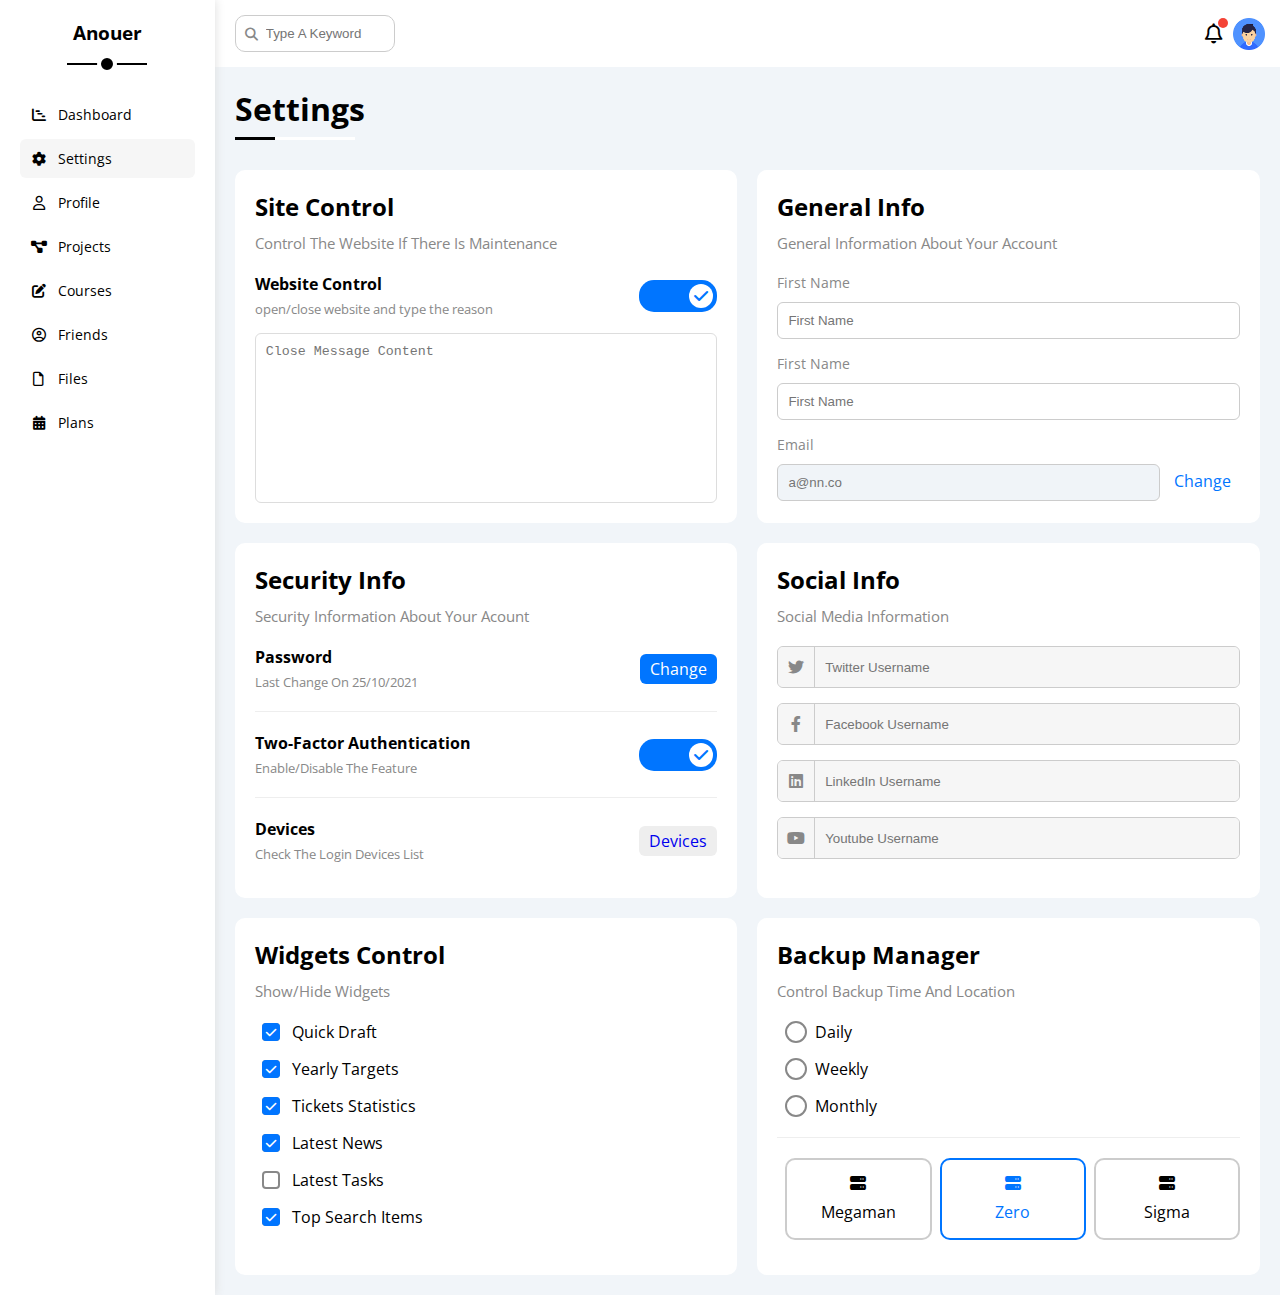
<file: settings.html>
<!DOCTYPE html>
<html lang="en">
  <head>
    <meta charset="UTF-8" />
    <meta http-equiv="X-UA-Compatible" content="IE=edge" />
    <meta name="viewport" content="width=device-width, initial-scale=1.0" />
    <title>Settings</title>
    <link rel="stylesheet" href="./css/all.min.css" />
    <link rel="stylesheet" href="./css/framework.css" />
    <link rel="stylesheet" href="./css/master.css" />
    <link rel="preconnect" href="https://fonts.googleapis.com">
    <link rel="preconnect" href="https://fonts.gstatic.com" crossorigin>
    <link href="https://fonts.googleapis.com/css2?family=Open+Sans:wght@300;400;500;600;700&display=swap" rel="stylesheet">
  </head>
  <body>
    <div class="page d-flex">
      <div class="sidebar bg-white p-20 p-relative">
        <h3 class="p-relative txt-c mt-0">Anouer</h3>
        <ul>
          <li>
            <a class="d-flex align-center p-10 c-black fs-14 rad-6 " href="index.html">
              <i class="fa-solid fa-chart-gantt fa-fw"></i> 
              <span>Dashboard</span>
            </a>
          </li>
          <li>
            <a class="active d-flex align-center p-10 c-black fs-14 rad-6" href="settings.html">
              <i class="fa-sharp fa-solid fa-gear fa-fw"></i> 
              <span>Settings</span>
            </a>
          </li>
          <li>
            <a class="d-flex align-center p-10 c-black fs-14 rad-6" href="profile.html">
              <i class="fa-regular fa-user fa-fw"></i>
              <span>Profile</span>
            </a>
          </li>
          <li>
            <a class="d-flex align-center p-10 c-black fs-14 rad-6" href="projects.html">
              <i class="fa-solid fa-diagram-project fa-fw"></i> 
              <span>Projects</span>
            </a>
          </li>
          <li>
            <a class="d-flex align-center p-10 c-black fs-14 rad-6" href="courses.html">
              <i class="fa-solid fa-pen-to-square fa-fw"></i>
              <span>Courses</span>
            </a>
          </li>
          <li>
            <a class="d-flex align-center p-10 c-black fs-14 rad-6" href="friends.html">
              <i class="fa-regular fa-circle-user fa-fw"></i></i> 
              <span>Friends</span>
            </a>
          </li>
          <li>
            <a class="d-flex align-center p-10 c-black fs-14 rad-6" href="files.html">
              <i class="fa-regular fa-file fa-fw"></i> 
              <span>Files</span>
            </a>
          </li>
          <li>
            <a class="d-flex align-center p-10 c-black fs-14 rad-6" href="plans.html">
              <i class="fa-solid fa-calendar-days fa-fw"></i> 
              <span>Plans</span>
            </a>
          </li>
        </ul>
      </div>
      <div class="content w-full">
        <!-- Start head -->
        <div class="head w-full bg-white p-15 between-flex">
          <div class="search p-relative ">
            <input class="p-10 rad-10" type="search" placeholder="Type A Keyword">
          </div>
          <div class="icons d-flex align-center">
            <span class=" notification p-relative">
              <i class="fa-regular fa-bell fa-lg"></i>
            </span>
            <img src="./imgs/avatar 01.png" alt="">
          </div>
        </div>
        <!-- End head -->
        <h1 class="p-relative">Settings</h1>
        <div class="settings-page m-20 d-grid gap-20">
            <!-- Start setting box -->
            <div class="bg-white p-20 rad-10">
                <h2 class="mt-0 mb-10">Site Control</h2>
                <p class="mt-0 mb-20 c-grey fs-15">Control The Website If There Is Maintenance</p>
                <div class="mb-15 between-flex ">
                  <div>
                    <span class="fw-bold">Website Control</span>
                    <p class=" mt-5 mb-0 c-grey fs-13">open/close website and type the reason</p>
                  </div>
                  <div>
                    <label>
                      <input class="toggle-checkbox" type="checkbox" checked>
                      <div class="toggle-switch">
                      </div>
                  </label> 
                  </div>
                </div>
                <textarea class="close-message p-10 d-block c-grey w-full rad-6 " placeholder="Close Message Content"></textarea>
            </div>
            <!-- End setting box -->
            <!-- Start setting box -->
            <div class="bg-white p-20 rad-10">
                <h2 class="mt-0 mb-10">General Info</h2>
                <p class="mt-0 mb-20 c-grey fs-15">General Information About Your Account</p>
                <div class="mb-15">
                  <label class=" c-grey d-block fs-14 mb-10" for="first">First Name</label>
                  <input class="d-block b-none b-ccc p-10 rad-6 w-full" type="text" placeholder="First Name" id="first">
                </div>
                <div class="mb-15">
                  <label class=" c-grey d-block fs-14 mb-10" for="last">First Name</label>
                  <input class="d-block b-none b-ccc  p-10 rad-6 w-full" type="text" placeholder="First Name" id="last">
                </div>
                <div class="">
                  <label class=" c-grey d-block fs-14 mb-10" for="email">Email</label>
                  <input class=" email b-none b-ccc p-10 rad-6 w-full mr-10" type="email" placeholder="a@nn.co" id="email" disabled>
                  <a href="#" class="c-blue ">Change</a>
                </div>
            </div>
            <!-- End setting box -->
            <!-- Start setting box -->
            <div class="bg-white p-20 rad-10">
                <h2 class="mt-0 mb-10">Security Info</h2>
                <p class="mt-0 mb-20 fs-15 c-grey">Security Information About Your Acount</p>
                <div class="sec-box mb-20 pb-20 between-flex">
                  <div>
                    <span class="fw-bold">Password</span>
                    <p class="m-0 fs-13 mt-5 c-grey">Last Change On 25/10/2021</p>
                  </div>
                  <a href="#" class="bg-blue c-white btn-shape">Change</a>
                </div>
                <div class="sec-box mb-20 pb-20 between-flex">
                  <div>
                    <span class="fw-bold">Two-Factor Authentication</span>
                    <p class="m-0 fs-13 mt-5 c-grey">Enable/Disable The Feature</p>
                  </div>
                  <label >
                    <input class="toggle-checkbox" type="checkbox" checked>
                    <div class="toggle-switch">
                    </div>
                  </label> 
                </div>
                <div class="sec-box mb-15 between-flex">
                  <div>
                    <span class="fw-bold">Devices</span>
                    <p class="m-0 fs-13 mt-5 c-grey">Check The Login Devices List</p>
                  </div>
                  <a href="#" class="bg-eee btn-shape">Devices</a>
                </div>
            </div>
            <!-- End setting box -->
            <!-- Start setting box -->
            <div class="social-boxes bg-white p-20 rad-10 ">
              <h2 class="mt-0 mb-10">Social Info</h2>
              <p class="mt-0 mb-20 fs-15 c-grey">Social Media Information</p>
              <div class="d-flex align-center b-ccc rad-6 bg-eee mb-15 o-hidden">
                <i class="fa-brands fa-twitter twitter c-grey "></i>
                <input class="input b-none p-10 w-full bg-eee" type="text" placeholder="Twitter Username">
              </div>
              <div class="d-flex align-center b-ccc rad-6 bg-eee mb-15 o-hidden">
                <i class="fa-brands fa-facebook-f facebook c-grey"></i>
                <input class="input b-none p-10 w-full " type="text" placeholder="Facebook Username">
              </div>
              <div class="d-flex align-center b-ccc rad-6 mb-15 o-hidden">
                <i class="fa-brands fa-linkedin linkedin c-grey"></i>
                <input class="input b-none p-10 w-full " type="text" placeholder="LinkedIn Username">
              </div>
              <div class="d-flex align-center b-ccc rad-6 mb-15 o-hidden">
                <i class="fa-brands fa-youtube youtube c-grey"></i>
                <input class="input b-none p-10 w-full " type="text" placeholder="Youtube Username">
              </div>
            </div>
            <!-- End setting box -->
            <!-- Start setting box -->
            <div class="widgets-control bg-white p-20 rad-10 ">
              <h2 class="mt-0 mb-10">Widgets Control</h2>
              <p class="mt-0 mb-20 fs-15 c-grey">Show/Hide Widgets</p>
              <div class="control d-flex align-center mb-15">
                <input class="" type="checkbox" id="one" checked>
                <label for="one">Quick Draft</label>
              </div>
              <div class="control d-flex align-center mb-15">
                <input class="" type="checkbox" id="two" checked>
                <label for="two">Yearly Targets</label>
              </div>
              <div class="control d-flex align-center mb-15">
                <input class="" type="checkbox" id="three" checked>
                <label for="three">Tickets Statistics</label>
              </div>
              <div class="control d-flex align-center mb-15">
                <input class="" type="checkbox" id="four" checked>
                <label for="four">Latest News</label>
              </div>
              <div class="control d-flex align-center mb-15">
                <input class="" type="checkbox" id="five">
                <label for="five">Latest Tasks</label>
              </div>
              <div class="control d-flex align-center mb-15">
                <input class="" type="checkbox" id="six" checked>
                <label for="six">Top Search Items</label>
              </div>
            </div>
            <!-- End setting box -->
            <!-- Start setting box -->
            <div class="backup-control bg-white p-20 rad-10 ">
              <h2 class="mt-0 mb-10">Backup Manager</h2>
              <p class="mt-0 mb-20 fs-15 c-grey">Control Backup Time And Location</p>
              <div class="date d-flex align-center mb-15">
                <input type="radio" name="time" id="daily">
                <label for="daily">Daily</label>
              </div>
              <div class="date d-flex align-center mb-15">
                <input type="radio" name="time" id="weekly">
                <label for="weekly">Weekly</label>
              </div>
              <div class="date d-flex align-center mb-20">
                <input type="radio" name="time" id="monthly">
                <label for="monthly">Monthly</label>
              </div>
              <div class="servers d-flex align-center txt-c pt-20">
                <input type="radio" name="servers" id="server-one">
                <div class="server mb-15 rad-10 w-full">
                  <label class="d-block m-15" for="server-one">
                    <i class="fa-solid fa-server d-block mb-10"></i>
                    Megaman
                  </label>
                </div>
                <input type="radio" name="servers" id="server-two" checked>
                <div class="server mb-15 rad-10 w-full">
                  <label  class="d-block m-15" for="server-two">
                    <i class="fa-solid fa-server d-block mb-10"></i>
                    Zero
                  </label>
                </div>
                <input type="radio" name="servers" id="server-three">
                <div class="server mb-15 rad-10 w-full">
                  <label class="d-block m-15" for="server-three">
                    <i class="fa-solid fa-server d-block mb-10"></i>
                    Sigma
                  </label>
                </div>
              </div>
            </div>
            <!-- End setting box -->
        </div>
        </div>
      </div>
    </div>
  </body>
</html>
</file>
<file: css/framework.css>
/* start widths & heights*/
.w-100 {
  width: 100px;
}
.h-100 {
  height: 100px;
}
.w-full {
  width: 100%;
}
.max-w-100 {
  max-width: 100%;
}
.w-fit {
  width: fit-content;
}
.h-full {
  height: 100%;
}
/* end widths */
/* start box */
.d-flex {
  display: flex;
}
.align-center {
  align-items: center;
}
.space-between {
  justify-content: space-between;
}
.f-wrap {
  flex-wrap: wrap;
}
.d-grid {
  display: grid;
}
.gap-20 {
  gap: 20px;
}
.d-block {
  display: block;
}
@media (max-width: 767px) {
  .block-mobile {
      display: block;
  }
}
@media (max-width: 767px) {
  .hide-mobile {
      display: none;
  }
}
/* end box */
/* start padding & margin */
.p-5 {
  padding: 5px;
}
.p-10 {
  padding: 10px;
}
.p-15 {
  padding: 15px;
}
.p-20 {
  padding: 20px;
}
.pt-10 {
  padding-top: 10px;
}
.pt-15 {
  padding-top: 15px;
}
.pt-20 {
  padding-top: 20px;
}
.pr-15 {
  padding-right: 15px;
}
.pb-10 {
  padding-bottom: 10px;
}
.pb-15 {
  padding-bottom: 15px;
}
.pb-20 {
  padding-bottom: 20px;
}
.pl-15 {
  padding-left: 15px;
}
.m-0 {
  margin: 0;
}
.m-10 {
  margin: 10px;
}
.m-15 {
  margin: 15px;
}
.m-20 {
  margin: 20px;
}
.mt-0 {
  margin-top: 0;
}
.mt-5 {
  margin-top: 5px;
}
.mt-10 {
  margin-top: 10px;
}
.mt-15 {
  margin-top: 15px;
}
.mt-20 {
  margin-top: 20px;
}
.mt-25 {
  margin-top: 25px;
}
.mr-10 {
  margin-right: 10px;
}
.mr-15 {
  margin-right: 15px;
}
.mb-5 {
  margin-bottom: 5px;
}
.mb-0 {
  margin-bottom: 0;
}
.mb-10 {
  margin-bottom: 10px;
}
.mb-15 {
  margin-bottom: 15px;
}
.mb-20 {
  margin-bottom: 20px;
}
.mb-30 {
  margin-bottom: 30px;
}
/* end padding & margin */
/* start color */
.bg-white {
  background-color: white;
}.bg-eee {
  background-color: #eee;
}
.bg-blue {
  background-color:  #0075ff;
}
.bg-orange {
  background-color: #f59e0b;
}
.bg-green {
  background-color: #22c55e;
}
.bg-red {
  background-color: #f44336;
}
.c-white {
  color: white;
}
.c-black {
  color: black;
}
.c-blue {
  color: #0075ff;
}
.c-orange {
  color: #f59e0b;
}
.c-green {
  color: #22c55e;
}
.c-red {
  color: #f44336;
}
.c-grey {
  color: var(--grey-color);
}
/* end color */
/* start text & font */
.fw-normal {
  font-weight: normal;
}
.fw-bold {
  font-weight: bold;
}
.txt-left {
  text-align: left;
}
.txt-c {
  text-align: center;
}
.fs-12 {
  font-size: 12px;
}
.fs-13 {
  font-size: 13px;
}
.fs-14 {
  font-size: 14px;
}
.fs-15 {
  font-size: 15px;
}
.fs-16 {
  font-size: 16px;
}
.fs-25 {
  font-size: 25px;
}
@media (max-width: 767px) {
  .txt-c-mobile {
    text-align: center;
  }
}
/* end text & font  */
/* start border */
.rad-6 {
  border-radius: 6px;
}
.rad-10 {
  border-radius: 10px;
}
.rad-50 {
  border-radius: 50px;
}
.b-none {
  border: none;
}
.b-ccc {
  border: 1px solid #ccc;
}
.b-eee {
  border: 1px solid #eee;
}
/* end border */
/* start position */
.p-relative {
  position: relative;
}
/* end position */
/* start components */
.center-flex {
  display: flex;
  justify-content: center;
  align-items: center;
}
.between-flex {
  display: flex;
  justify-content: space-between;
  align-items: center;
}
.btn-shape {
  padding: 4px 10px;
  border-radius: 6px;
  width: fit-content;
}
.o-hidden {
  overflow: hidden;
}
/* end components */
/* <label>
    <input class="toggle-checkbox" type="checkbox" checked>
    <div class="toggle-switch">
    </div>
</label> */
</file>
<file: css/master.css>
:root {
  --blue-color: #0075ff;
  --blue-alt-color: #0d69d5;
  --orange-color: #f59e0b;
  --green-color: #22c55e;
  --red-color: #f44336;
  --grey-color: #888;
}
* {
  box-sizing: border-box;
}
body {
  font-family: 'Open Sans', sans-serif;
  margin: 0;
}
*:focus {
  outline: none;
}
a {
  text-decoration: none;
}
ul {
  padding: 0;
  list-style: none;
}
::-webkit-scrollbar {
  width: 15px;
}
::-webkit-scrollbar-track {
  background-color: white;
}
::-webkit-scrollbar-thumb {
  background-color: var(--blue-color);
}
::-webkit-scrollbar-thumb:hover {
  background-color: var(--blue-alt-color);
}
.page {
  background-color: #f1f5f9;
  min-height:  100vh;
}
/* start sidebar */
.sidebar {
  width: 250px;
  box-shadow: 0 0 10px #ddd;
}
.sidebar h3 {
  margin-bottom: 50px;
}
.sidebar h3::before,
.sidebar h3::after {
  content: '';
  position: absolute;
  left: 50%;
  background-color: black;
  transform: translateX(-50%);
}
.sidebar h3::before {
  bottom: -20px;
  width: 80px;
  height: 2px;
}
.sidebar h3::after {
  bottom: -29px;
  width: 12px;
  height: 12px;
  border: 4px solid white;
  border-radius: 50%;
}
.sidebar ul li a {
  margin-bottom: 5px;
  transition: 0.3s;
}
.sidebar ul li a:hover,
.sidebar ul li a.active {
  background-color: #F6F6F6;
}
.sidebar ul li a span {
  margin-left: 10px;
  font-size: 14px;
}
@media (max-width: 767px) {
  .sidebar {
    width: 62px;
    padding: 10px;
  }
  .sidebar h3 {
    font-size: 13px;
    margin-bottom: 20px;
  }
  .sidebar h3::before,
  .sidebar h3::after {
    display: none;
  }
  .sidebar ul li a span{
    display: none;
  }
}
/* end sidebar */
/* start content */
.content {
  overflow: hidden;
}
.head .search::before {
  content: "\f002";
  font-family: "Font Awesome 6 Free";
  font-weight: 900;
  position: absolute;
  left: 15px;
  top: 50%;
  transform: translateY(-50%);
  font-size: 13px;
  color: var(--grey-color);
}
.head .search input {
  width: 160px;
  border: 1px solid #ccc;
  margin-left: 5px;
  padding-left: 30px;
  transition: 0.3s;
}
.head .search input:focus {
  width: 200px;
}
.head .search input:focus::placeholder {
  opacity: 0;
}
.head .icons .notification::before {
  content: "";
  position: absolute;
  top: -5px;
  right: -5px;
  background-color: var(--red-color);
  width: 10px;
  height: 10px;
  border-radius: 50%;
}
.head .icons img {
  width: 32px;
  height: 32px;
  margin-left: 10px;
  cursor: pointer;
}
.page h1 {
  margin: 20px 20px 40px;
}
h1::before,
h1::after {
  content: '';
  position: absolute;
  bottom: -10px;
  left: 0;
  height: 3px;
}
h1::before {
  width: 120px;
  background-color: white;
}
.page h1::after {
  width: 40px;
  background-color: black;
}
.wrapper {
  grid-template-columns: repeat(auto-fill, minmax(450px, 1fr));
  margin-left: 20px;
  margin-right: 20px;
  margin-bottom: 20px;
}
@media (max-width: 767px) {
  .wrapper {
    grid-template-columns: minmax(200px, 1fr);
    margin-left: 10px;
    margin-right: 10px;
  }
}
/* end content */
/* start welcome */
.welcome {
  overflow:hidden;
}
.welcome .intro img {
  width: 170px;
  height: 100px;
  margin-bottom: -10px;
}
.welcome .avatar {
  width:64px;
  height: 64px;
  border: 2px solid white;
  border-radius: 50%;
  padding: 2px;
  margin-top: -32px;
  margin-left: 20px;
  box-shadow: 0 0 5px #ddd;
}
.welcome .info {
  border-top: 1px solid #eceaea;
  border-bottom: 1px solid #eceaea;
}
.welcome .info > div {
  flex: 1;
  font-size: 16px;
  font-weight: 600;
}
.welcome .visit {
  margin: 0 15px 15px auto;
  transition: 0.3s;
}
.welcome .visit:hover {
  background-color: var(--blue-alt-color);
}
@media (max-width: 767px) {
  .welcome .avatar {
    margin-left: 0;
  }
  .welcome .info > div:not(:last-child) {
    margin-bottom: 20px;
  }
}
/* end welcome */
/* Start Quick draft */
.quick-draft input {
  border: none;
}
.quick-draft textarea {
  border: none;
  min-height: 180px;
  resize: none;
}
.quick-draft input:focus::placeholder, 
.quick-draft textarea:focus::placeholder {
  opacity: 0;
}
.quick-draft .save {
  margin: 0 15px 15px auto;
  border: none;
  cursor: pointer;
  transition: 0.3s;
}
.quick-draft .save:hover {
  background-color: var(--blue-alt-color);
}
/* End Quick Draft */
/* Start yearly targets */
.targets .targets-row .icon {
  width: 80px;
  height: 80px;
  margin-right: 20px;
}
.targets  .details {
  flex: 1;
}
.targets .progress {
  height: 7px;
  z-index: 1;
}
.targets .progress > span {
  position: absolute;
  top: 0;
  left: 0;
  height: 100%;
}
.targets  .progress > span span {
  position: absolute;
  bottom: 18px;
  right: -16px;
  background-color: var(--blue-color);
  padding: 3px 5px;
  color: white;
  border-radius: 6px;
  font-size: 12px;
}
.targets .progress > span span::before {
  content: '';
  position: absolute;
  bottom: -18px;
  left: 50%;
  transform: translateX(-50%);
  border-width: 10px;
  border-style: solid;
}
.targets .blue .progress > span span {
  background-color: var(--blue-color);
}
.targets .blue .progress > span span::before {
  border-color: var(--blue-color) transparent transparent transparent;
}
.targets .orange .progress > span span {
  background-color: var(--orange-color);
}
.targets .orange .progress > span span::before {
  border-color: var(--orange-color) transparent transparent transparent;
}
.targets .green .progress > span span {
  background-color: var(--green-color);
}
.targets .green .progress > span span::before {
  border-color: var(--green-color) transparent transparent transparent;
}
.blue .icon,
.blue .progress {
  background-color: rgb(0 117 255 / 20%);
}
.orange .icon,
.orange .progress {
  background-color:rgba(245 159 11 / 20% );
}
.green .icon,
.green .progress {
  background-color:rgba(34 197 94 / 20%);
}
/* Start yearly targets */
/* Start tickets */
.tickets .box {
  width: calc(50% - 10px);
  border: 1px solid #ddd;
}
@media (max-width: 767px) {
  .tickets .box {
    width: 100%;
  }
}
/* End tickets */
/* Start news */
.news .news-row:not(:last-of-type) {
  border-bottom: 1px solid #eee;
  margin-bottom: 20px;
  padding-bottom: 20px;
}
.news .news-row img {
  width: 100px;
  margin-right: 15px;
}
.news .news-row .info {
  flex: 1;
}
@media (max-width: 575px){
  .news .news-row {
    flex-direction: column;
    text-align: center;
  }
  .news .news-row .info {
    margin: 15px 0;
  }
}
/* end news */
/* Start tasks */
.tasks .tasks-row:not(:last-child) {
  margin-bottom: 15px;
  padding-bottom: 15px;
  border-bottom: 1px solid #eee;
}
.tasks .tasks-row .info {
  flex-grow: 1;
}
.tasks .tasks-row.done {
  opacity: 0.4;
}
.tasks .tasks-row.done p,
.tasks .tasks-row.done h3 {
  text-decoration: line-through;
}
.tasks .tasks-row .delete {
  cursor: pointer;
  transition: 0.3s;
}
.tasks .tasks-row .delete:hover {
  color: var(--red-color);
}
/* End tasks */
/* Start latest uploads */
.uploads ul li:not(:last-of-type) {
  border-bottom: 1px solid #eee;
}
.uploads ul img {
  width: 40px;
  height: 40px;
} 
/* End latest uploads */
/* Start last project */
.last-project ul {
  
}
.last-project ul::before {
  content: '';
  position: absolute;
  left: 11px;
  width: 2px;
  height: 100%;
  background-color: var(--blue-color);
}
.last-project ul li::before {
  content: '';
  left: 11px;
  display: block;
  width: 20px;
  height: 20px;
  background-color: white;
  border-radius: 50%;
  border: 2px solid white;
  outline: 2px solid var(--blue-color);
  margin-right: 15px;
  z-index: 2;
}
.last-project ul .done::before {
  content: '';
  background-color: var(--blue-color);
}
.last-project ul .corent::before {
  animation: change-clr 0.8s infinite alternate;
}
.last-project .launch-icon {
  position: absolute;
  bottom: 0;
  right: 0;
  width: 160px;
  opacity: 0.4;
}
/* End last project */
/* Start Reminders */
.reminders ul li .key {
  width: 15px;
  height: 15px;
}
.reminders ul li > .blue {
  border-left: 3px solid var(--blue-color);
}
.reminders ul li > .green {
  border-left: 3px solid var(--green-color);
}
.reminders ul li > .orange {
  border-left: 3px solid var(--orange-color);
}
.reminders ul li > .red {
  border-left: 3px solid var(--red-color);
}
/* End Reminders */
/* Start latest post */
.latest-post .top .avatar {
  width: 50px;
}
.latest-post .post-content {
  line-height: 1.8;
  border-top: 1px solid #eee;
  border-bottom: 1px solid #eee;
  min-width: 140px;
}
/* End latest post */
/* Start social media */
  .social-media .box {
    padding-left: 70px;
  }
  .social-media i {
    position: absolute;
    top: 0;
    left: 0;
    width: 52px;
    transition: 0.3s;
  }
  .social-media .box i:hover {
    transform: rotate(-5deg);
  }
  .social-media .box.twitter {
    background-color: rgba(29 161 242 / 0.2);
    color: #1da1f2;
  }
  .social-media .box.twitter a ,
  .social-media .box.twitter i {
    background-color:#1da1f2;
  }
  .social-media .box.facebook {
    background-color: rgba(24 118 242 / 0.2);
    color: #1877f2;
  }
  .social-media .box.facebook a ,
  .social-media .box.facebook i {
    background-color:#1877f2;
  }
  .social-media .box.youtube {
    background-color: rgb(255 0 0 / 0.2);
    color: #ff0000;
  }
  .social-media .box.youtube a ,
  .social-media .box.youtube i {
    background-color:#ff0000;
  }
  .social-media .box.linkedin {
    background-color: rgba(0, 118, 181, 0.2);
    color: #0077b5;
  }
  .social-media .box.linkedin a ,
  .social-media .box.linkedin i {
    background-color:#0077b5;
  }
  .social-media .box .followers {
    flex: 1;
  }
/* End social media */
/* Start projects table */
.projects .responsive-table {
  overflow-x: auto;
}
  .projects table {
    min-width: 1000px;
    border-spacing: 0;
  }
  .projects thead td {
    background-color: #eee;
    font-weight: bold;
    border-spacing: 0;
  }
  .projects table td {
    padding: 15px;
  }
  .projects tbody td {
    border-left: 1px solid #eee;
    border-bottom: 1px solid #eee;
    transition: 0.3s;
  }
  .projects tbody tr:hover td{
    background-color: #faf7f7;
  }
  .projects tbody td:last-child {
    border-right: 1px solid #eee;
  }
  .projects table img {
    width: 32px;
    height: 32px;
    border-radius: 50%;
    padding: 2px;
    background-color: white;
    cursor: pointer;
  }
  .projects table img:not(:first-child) {
    margin-left: -20px;
  }
  .projects table .label {
    font-size: 13px;
  }
/* End projects table */
/* Start settings */
.settings-page { 
  grid-template-columns: repeat(auto-fill, minmax(500px, 1fr));
}
@media (max-width: 767px) {
  .settings-page { 
    grid-template-columns: minmax(100px, 1fr);
    margin-left: 10px;
    margin-right: 10px;
    gap: 10px;
  }
}
.settings-page .close-message { 
  border-color: #ddd;
  resize: none;
  min-height: 170px;
}
.settings-page .email {
  display: inline-flex;
  width: calc(100% - 80px);
}
.settings-page .social-boxes i {
  width: 40px;
  height: 40px;
  border-right: 1px solid #ccc;
  background-color: #f6f6f6;
  display: flex;
  justify-content: center;
  align-items: center;
}
.settings-page .input {
  background-color: #f6f6f6;
  height: 40px;
}
.settings-page .social-boxes > div:focus-within .twitter {
  color: #1da1f2;
}
.settings-page .social-boxes > div:focus-within .facebook {
  color: #1877f2;
}
.settings-page .social-boxes > div:focus-within .linkedin {
  color: #0077b5;
}
.settings-page .social-boxes > div:focus-within .youtube {
  color: #ff0000;
}
.settings-page .sec-box:not(:last-child) {
  border-bottom: 1px solid #eee;
}
.widgets-control .control label {
  padding-left: 30px;
  cursor: pointer;
  position: relative;
}
.widgets-control .control input[type="checkbox"] {
  -webkit-appearance: none;
  appearance: none;
}
.widgets-control .control label::before {
  content: '';
  position: absolute;
    top: 50%;
    left: 0;
    width: 14px;
    height: 14px;
    border: 2px solid var(--grey-color);
    margin-top: -9px;
    border-radius: 4px;
}
.widgets-control .control label:hover::before {
  border-color: var(--blue-alt-color);
}
.widgets-control .control label::after {
  font-family: 'Font Awesome 6 Free';
  content: '\f00c';
  font-weight: 900;
  position: absolute;
  top: 50%;
  left: 0;
  margin-top: -9px;
  background-color: var(--blue-color);
  color: white;
  font-size: 12px;
  width: 18px;
  height: 18px;
  border-radius: 4px;
  display: flex;
  justify-content: center;
  align-items: center;
  transform: scale(0) rotate(360deg);
  transition: 0.3s;
}
.widgets-control .control input[type="checkbox"]:checked + label::after {
  transform: scale(1);
}
.backup-control input[type="radio"] {
  -webkit-appearance: none;
  appearance: none;
}
.backup-control .date label {
  position: relative;
  padding-left: 30px;
  cursor: pointer;
}
.backup-control .date label::before {
  content: '';
  position: absolute;
    top: 50%;
    left: 0;
    width: 18px;
    height: 18px;
    border: 2px solid var(--grey-color);
    margin-top: -11px;
    border-radius: 50%;
}
.backup-control .date label::after {
  content: '';
  position: absolute;
  top: 5px;
  left: 5px;
  background-color: var(--blue-color);
  width: 12px;
  height: 12px;
  border-radius: 50%;
  transform: scale(0);
  transition: 0.3s;
}
.backup-control .date input[type="radio"]:checked + label::before {
  border-color: var(--blue-color);
}
.backup-control .date input[type="radio"]:checked + label::after {
  transform: scale(1);
}
.backup-control .servers {
  border-top: 1px solid #eee;
}
@media (max-width: 767px) {
  .backup-control .servers {
    flex-wrap: wrap;
  }
}
.backup-control .servers .server {
  border: 2px solid #ccc;
  transition: 0.3s;
}
.backup-control .servers .server label {
  cursor: pointer;
}
.backup-control .servers input[type="radio"]:checked + .server {
  border-color: var(--blue-color);
  color: var(--blue-color);
}
.toggle-checkbox {
  -webkit-appearance: none;
  appearance: none;
  display: none;
}
.toggle-switch {
  position: relative;
  width: 78px;
  height: 32px;
  background-color: #ccc;
  border-radius: 15px;
  cursor: pointer;
  transition: 0.3s;
}
.toggle-switch::before {
  content: '\f00d';
  font-family: "Font Awesome 6 Free";
  font-weight: 900;
  width: 24px;
  height: 24px;
  background-color: white;
  position: absolute;
  top: 4px;
  left: 4px;
  border-radius: 50%;
  display: flex;
  justify-content: center;
  align-items: center;
  color: #AAA;
  transition: 0.3s;
}
.toggle-checkbox:checked + .toggle-switch {
  background-color: var(--blue-color);
}
.toggle-checkbox:checked + .toggle-switch::before {
  left: 50px;
  content: '\f00c';
  color: var(--blue-color);
}
.settings-page :disabled {
  cursor: no-drop;
  background-color: #f0f4f8;
  color: #bbb;
}
/* End settings */
/* Start Profile */
@media (max-width: 767px) {
  .profile-page .overview {
    flex-direction: column;
  }
}
.profile-page .avatar-box {
  width: 300px;
}
@media (min-width: 768px) {
  .profile-page .avatar-box {
    border-right: 1px solid #eee;
  }
}
.profile-page .avatar-box img {
  width: 120px;
  height: 120px;
}
.profile-page .avatar-box .level {
  display: block;
  width: 150px;
  height: 5px;
  overflow: hidden;
  margin: 0 auto;
}
.profile-page .avatar-box .level span {
  position: absolute;
  left: 0;
  background-color: var(--blue-alt-color);
  height: 100%;
  border-radius: 6px;
}
.profile-page .info-box .box {
  flex-wrap: wrap;
  transition: 0.3s;
}
.profile-page .info-box .box:not(:last-child) {
  border-bottom: 1px solid #eee;
}
.profile-page .info-box .box:hover {
  background-color: #f9f9f9;
}
.profile-page .info-box .box > div {
  padding: 10px 0 0;
  width: 300px;
}
@media (max-width: 767px) {
  .profile-page .info-box .box > div {
    width: 250px;
    margin: auto;
  }
}
.profile-page .info-box h4 {
  font-weight: normal;
}
.profile-page .info-box .toggle-switch {
  height: 20px;
}
@media (max-width: 767px) {
  .profile-page .info-box .toggle-switch {
    margin: auto;
  }
}
.profile-page .info-box .toggle-switch::before {
  width: 12px;
  height: 12px;
  font-size: 8px;
}
.profile-page .toggle-checkbox:checked + .toggle-switch::before {
  left: 62px;
}
@media (max-width: 767px) {
  .profile-page .other-data {
    flex-direction: column;
    gap: 0;
  }
}
.profile-page .other-data .skills-data {
  flex-grow: 1;
}
.profile-page .other-data .activities {
  flex-grow: 2;
}
.profile-page .other-data .skills-data li {
  padding: 15px 0;
}
.profile-page .other-data .skills-data li:not(:last-child) {
  border-bottom: 1px solid #eee;
}
.profile-page .other-data .skills-data li span {
  display: inline-flex;
  font-size: 14px;
  background-color: #eee;
  padding: 4px 10px;
  border-radius: 6px;
}
.profile-page .skills-data li span:not(:last-child) {
  margin-right: 5px;
}
.profile-page .activities .activity:not(:last-of-type) {
  border-bottom: 1px solid #eee;
  padding-bottom: 20px;
  margin-bottom: 20px;
}
@media (max-width: 767px) {
  .profile-page .other-data .activity{
    flex-direction: column;
  }
}
.profile-page .activities .activity img {
  width: 64px;
  height: 64px;
  border-radius: 50%;
}
@media (max-width: 767px) {
  .profile-page .activities .activity img {
    margin-right: 0;
    margin-bottom: 10px;
  }
}
.profile-page .activities .activity .info {
  flex-grow: 1;
}
@media (max-width: 767px) {
  .profile-page .activities .activity .info {
    margin-bottom: 10px;
  }
}
/* End Profile */
/* Start projects */
.projects-page {
  grid-template-columns: repeat(auto-fill, minmax(500px, 1fr));
}
@media (max-width: 767px) {
  .projects-page {
    grid-template-columns: minmax(200px, 1fr);
    margin-left: 10px;
    margin-right: 10px;
    gap: 10px;
  }
}
.projects-page .project-box .date {
  position: absolute;
  top: 10px;
  right: 10px;
}
.projects-page .project-box .team {
  min-height: 80px;
}
.projects-page .project-box a {
  position: absolute;
  left: 0;
  bottom: 0;
}
.projects-page .project-box a:nth-child(2) {
  left: 25px;
}
.projects-page .project-box a:nth-child(3) {
  left: 50px;
}
.projects-page .project-box a:nth-child(4) {
  left: 75px;
}
.projects-page .project-box a:nth-child(5) {
  left: 95px;
}
.projects-page .project-box .team a:hover {
  z-index: 100000;;
}
.projects-page .project-box img {
  width: 40px;
  height: 40px;
  border-radius: 50%;
  border: 2px solid white;
  transition: 0.3s;
}
.projects-page .project-box .techs {
  justify-content: flex-end;
  padding-top: 15px;
  margin-top: 15px;
  padding-bottom: 15px;
  margin-bottom: 15px;
  border-top: 1px solid #eee;
  border-bottom: 1px solid #eee;
}
.projects-page .project-box .techs span:not(:last-child) {
  margin-right: 5px;
}
@media (max-width: 767px) {
  .projects-page .project-box .techs {
    flex-direction: column;
  }
  .projects-page .project-box .techs span:not(:last-child) {
    margin-bottom: 5px;
  }
} 
.projects-page .project-box .info .progress {
  height: 8px;
  width: 280px;
  border-radius: 6px;
  overflow: hidden;
}
.projects-page .project-box .info .progress span {
  position: absolute;
  height: 100%;
  border-radius: 6px;
}
@media (max-width: 767px) {
  .projects-page .project-box .info {
    flex-direction: column;
  }
  .projects-page .project-box .info .progress {
    margin-bottom: 10px;
  }
} 
/* End projects */
/* Start Courses */
.courses-page {
  grid-template-columns: repeat(auto-fill, minmax(300px, 1fr));
}
@media (max-width: 767px) {
  .courses-page {
    grid-template-columns: minmax(200px, 1fr);
    margin-left: 10px;
    margin-right: 10px;
    gap: 20px;
  }
} 
.courses-page .course-box {
  overflow: hidden;
}
.courses-page .course-box .team {
  position: absolute;
  top: 20px;
  left: 20px;
  width: 62px;
  height: 62px;
  border-radius: 50%;
  border: 2px solid white;
}
.courses-page .course-box .cover {
  max-width: 100%;
}
.courses-page .course-box .text {
  border-bottom: 1px solid #eee;
}
.courses-page .course-box .text p {
  line-height: 1.6;
}
.courses-page .course-box .info span:first-child {
  position: absolute;
  top: -14px;
  left: 50%;
  transform: translateX(-50%);
}
/* End Courses */
/* start friends */
.friends-page {
  grid-template-columns: repeat(auto-fill, minmax(300px, 1fr));
}
@media (max-width: 767px) {
  .friends-page {
    grid-template-columns: minmax(200px, 1fr);
    margin-left: 10px;
    margin-right: 10px;
    gap: 10px;
  }
} 
.friends-page .friend-box {
  overflow: hidden;
}
.friends-page .friend-box .contact {
  position: absolute;
  top: 10px;
  left: 10px;
  transition: 0.3s;
}
.friends-page .friend-box .contact i {
  padding: 10px;
  background-color: #eee;
  border-radius: 50%;
  font-size: 13px;
  cursor: pointer;
  transition: 0.3s;
}
.friends-page .friend-box .contact i:hover {
  background-color: var(--blue-color);
  color: white;
}
.friends-page .friend-box .icons {
  margin: 15px 0;
  padding: 15px 0;
  border-top: 1px solid #eee;
  border-bottom: 1px solid #eee;
}
.friends-page .friend-box .icons i {
  margin-right: 5px;
}
.friends-page .friend-box .icons .vip {
  position: absolute;
  top: 50%;
  right: 0;
  transform: translatey(-50%);
  font-size: 40px;
  opacity: 0.2;
}
/* end frriends */
/* start files */
.files-page {
  flex-direction: row-reverse;
  align-items: flex-start;
}
@media (max-width: 767px) {
  .files-page {
    flex-direction: column;
    align-items: normal;
    margin-left: 10px;
    margin-right: 10px;
    gap: 10px;
  }
} 
.files-page .files-stats {
  min-width: 260px;
}
.files-page .files-stats .row .icon {
  width: 40px;
  height: 40px;
  margin-right: 10px;
}
.files-page .files-stats .blue {
  background-color: rgba(0, 119, 255, 0.2);
}
.files-page .files-stats .green {
  background-color: rgba(34, 197, 94, 0.2);
}
.files-page .files-stats .red {
  background-color: rgba(244, 67, 54, 0.2);
}
.files-page .files-stats .orange {
  background-color: rgba(245, 159, 11, 0.2);
}
.files-page .files-stats .upload {
  margin: 15px auto 0;
  padding: 10px 15px;
  transition: 0.3s;
}
.files-page .files-stats .upload:hover {
  background-color: var(--blue-alt-color);
}
.files-page .files-stats .upload:hover i {
  animation: go-up 0.9s infinite ;
}
.files-page .files-box {
  flex-grow: 1;
  grid-template-columns: repeat(auto-fill, minmax(200px, 1fr));
}
.files-page .files-box .file .icons .download {
  position: absolute;
  top: 10px;
  left: 10px;
  cursor: pointer;
  transition: 0.3s;
}
.files-page .files-box .file .download:hover {
  color: var(--blue-color);
}
.files-page .files-box .file img {
  width: 64px;
  height: 64px;
  margin: 15px 0;
}
.files-page .files-box .file .info {
  border-top: 1px solid #eee;
}
/* end files */
/* Start plans */
.plans-page {
  grid-template-columns: repeat(auto-fill, minmax(450px, 1fr));
}
@media (max-width: 767px) {
  .plans-page {
    grid-template-columns: minmax(200px, 1fr);
    margin-left: 10px;
    margin-right: 10px;
    gap: 10px;
  }
} 
.plans-page .plan .top {
  border: 3px solid white;
  outline: 3px solid transparent;
}
.plans-page .plan.green .top {
  outline-color: var(--green-color);
}
.plans-page .plan.blue .top {
  outline-color: var(--blue-color);
}
.plans-page .plan.orange .top {
  outline-color: var(--orange-color);
}
.plans-page .plan .price {
  position: relative;
  font-size: 40px;
  width: fit-content;
  margin: 0 auto;
}
.plans-page .plan .price span {
  font-size: 25px;
  position: absolute;
  top: 0;
  left: -20px;
}
.plans-page .plan ul li{
  padding: 15px 0;
  display: flex;
  align-items: center;
  font-size: 15px;
  border-bottom: 1px solid #eee;
}
.plans-page .plan ul li .yes {
  color: var(--green-color);
}
.plans-page .plan ul li .no {
  color: var(--red-color);
}
.plans-page .plan ul li i:first-child {
  font-size: 18px;
  margin-right: 5px;
}
.plans-page .plan ul li .help {
  color: var(--grey-color);
  margin-left: auto;
  cursor: pointer;
}
/* End plans */
/* Start Animation */
@keyframes change-clr {
  from {background-color: var(--blue-color)}
  to {background-color: white}}
  @keyframes go-up {
    0%,100% {
      transform: translateY(0);
    }
    50% {
      transform: translateY(-5px);
    }
  }
/* End Animation */
</file>
